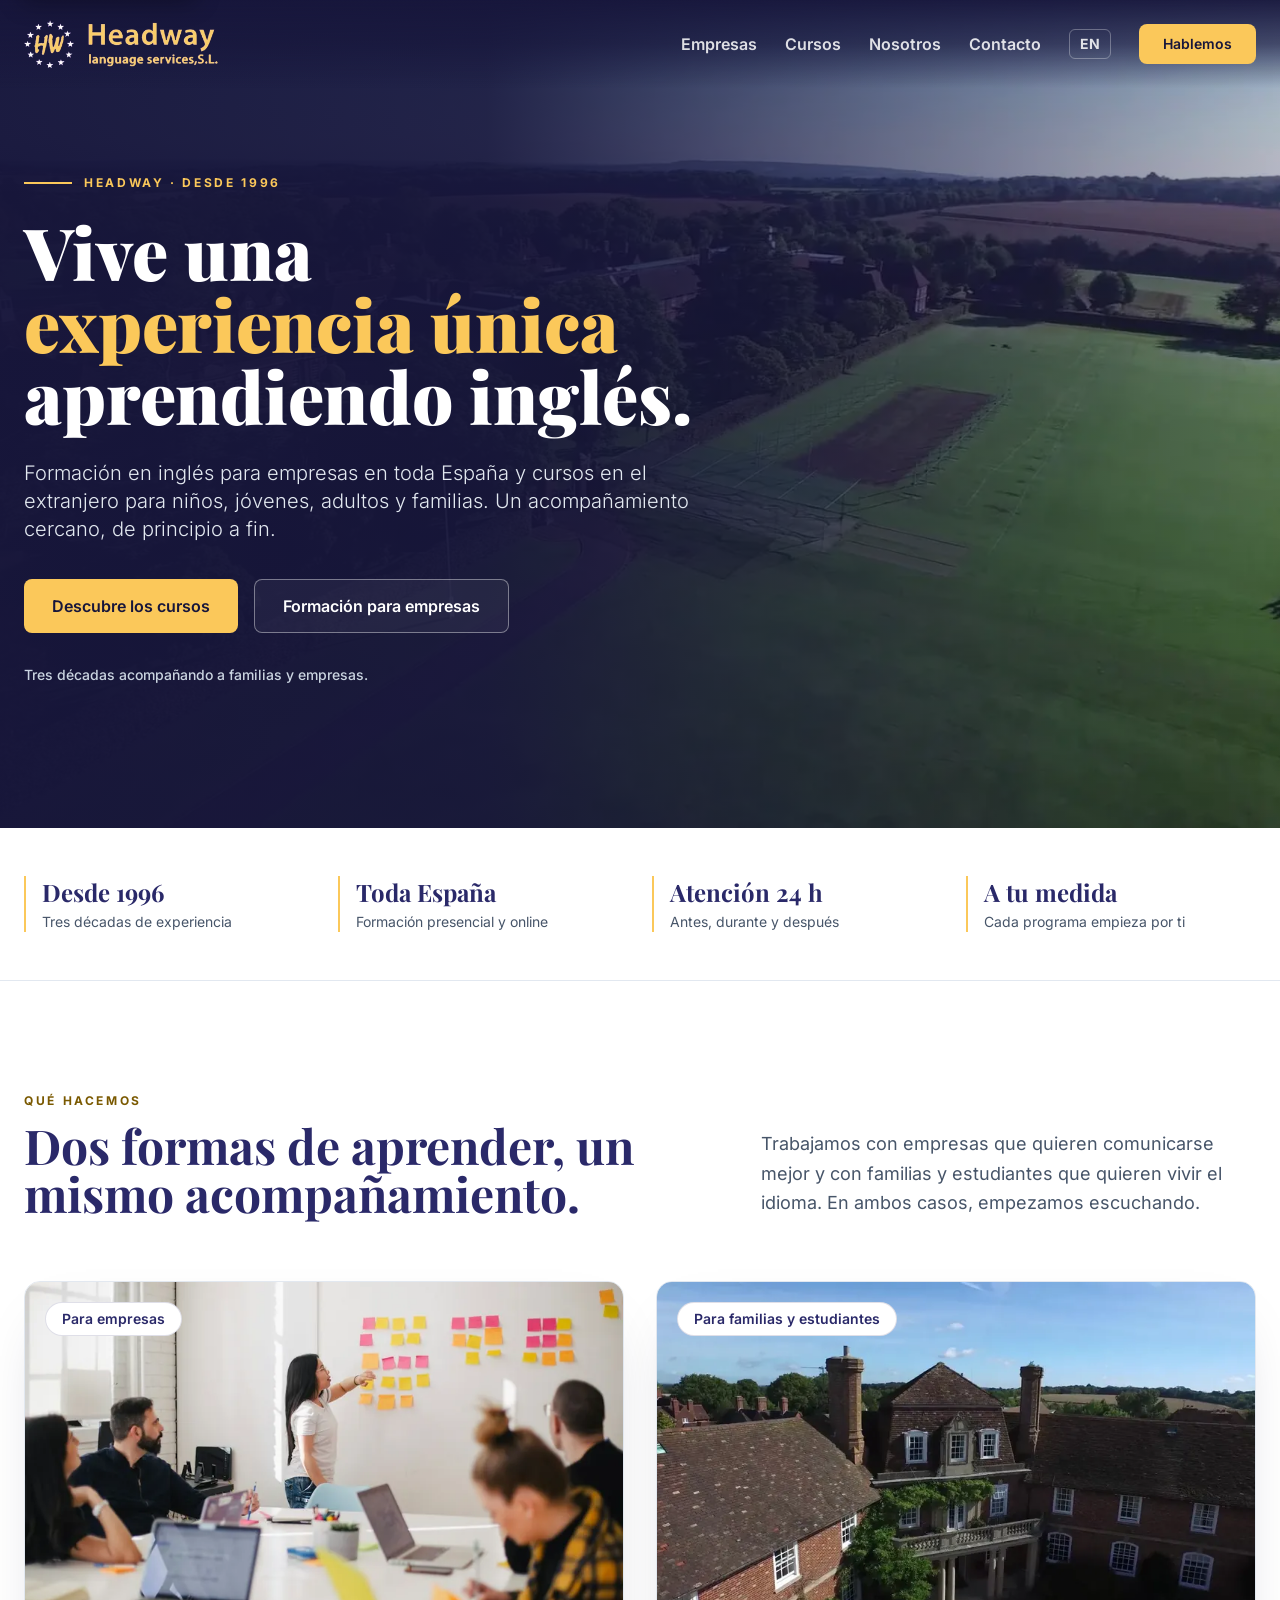
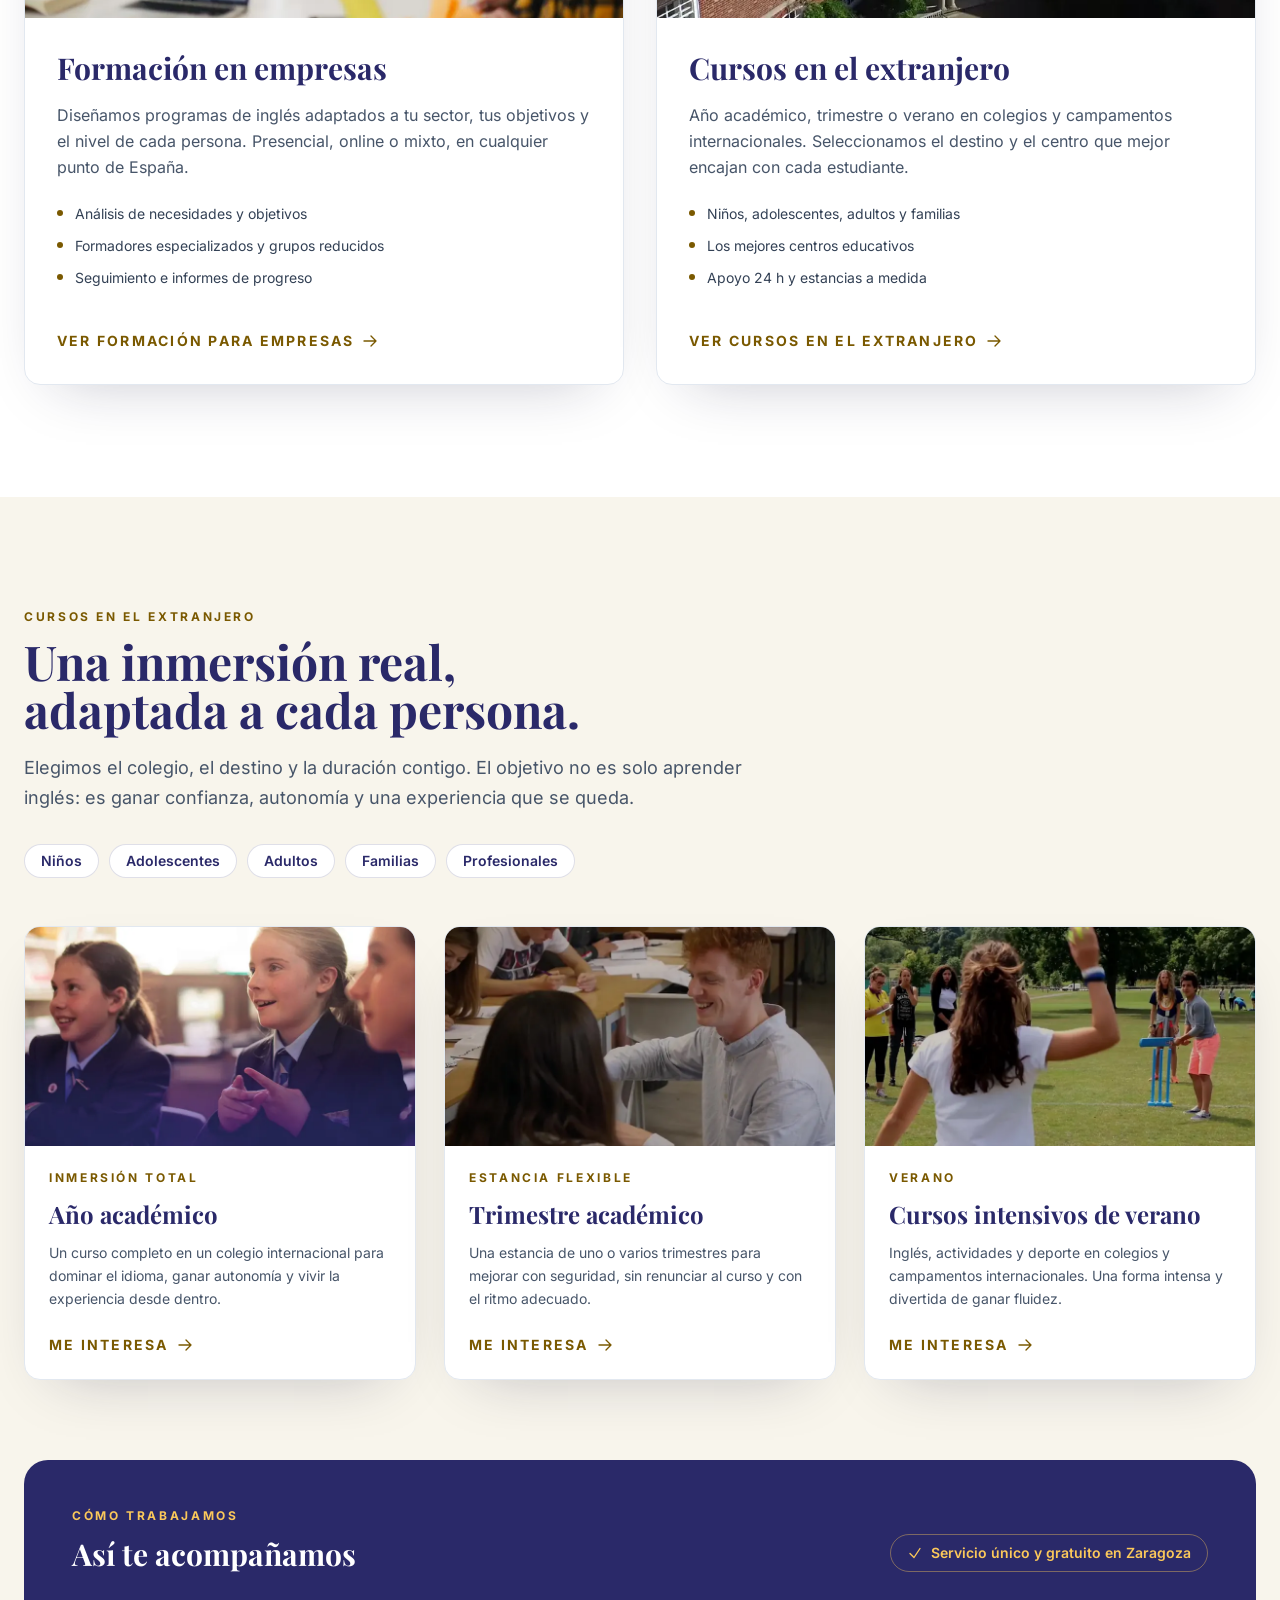
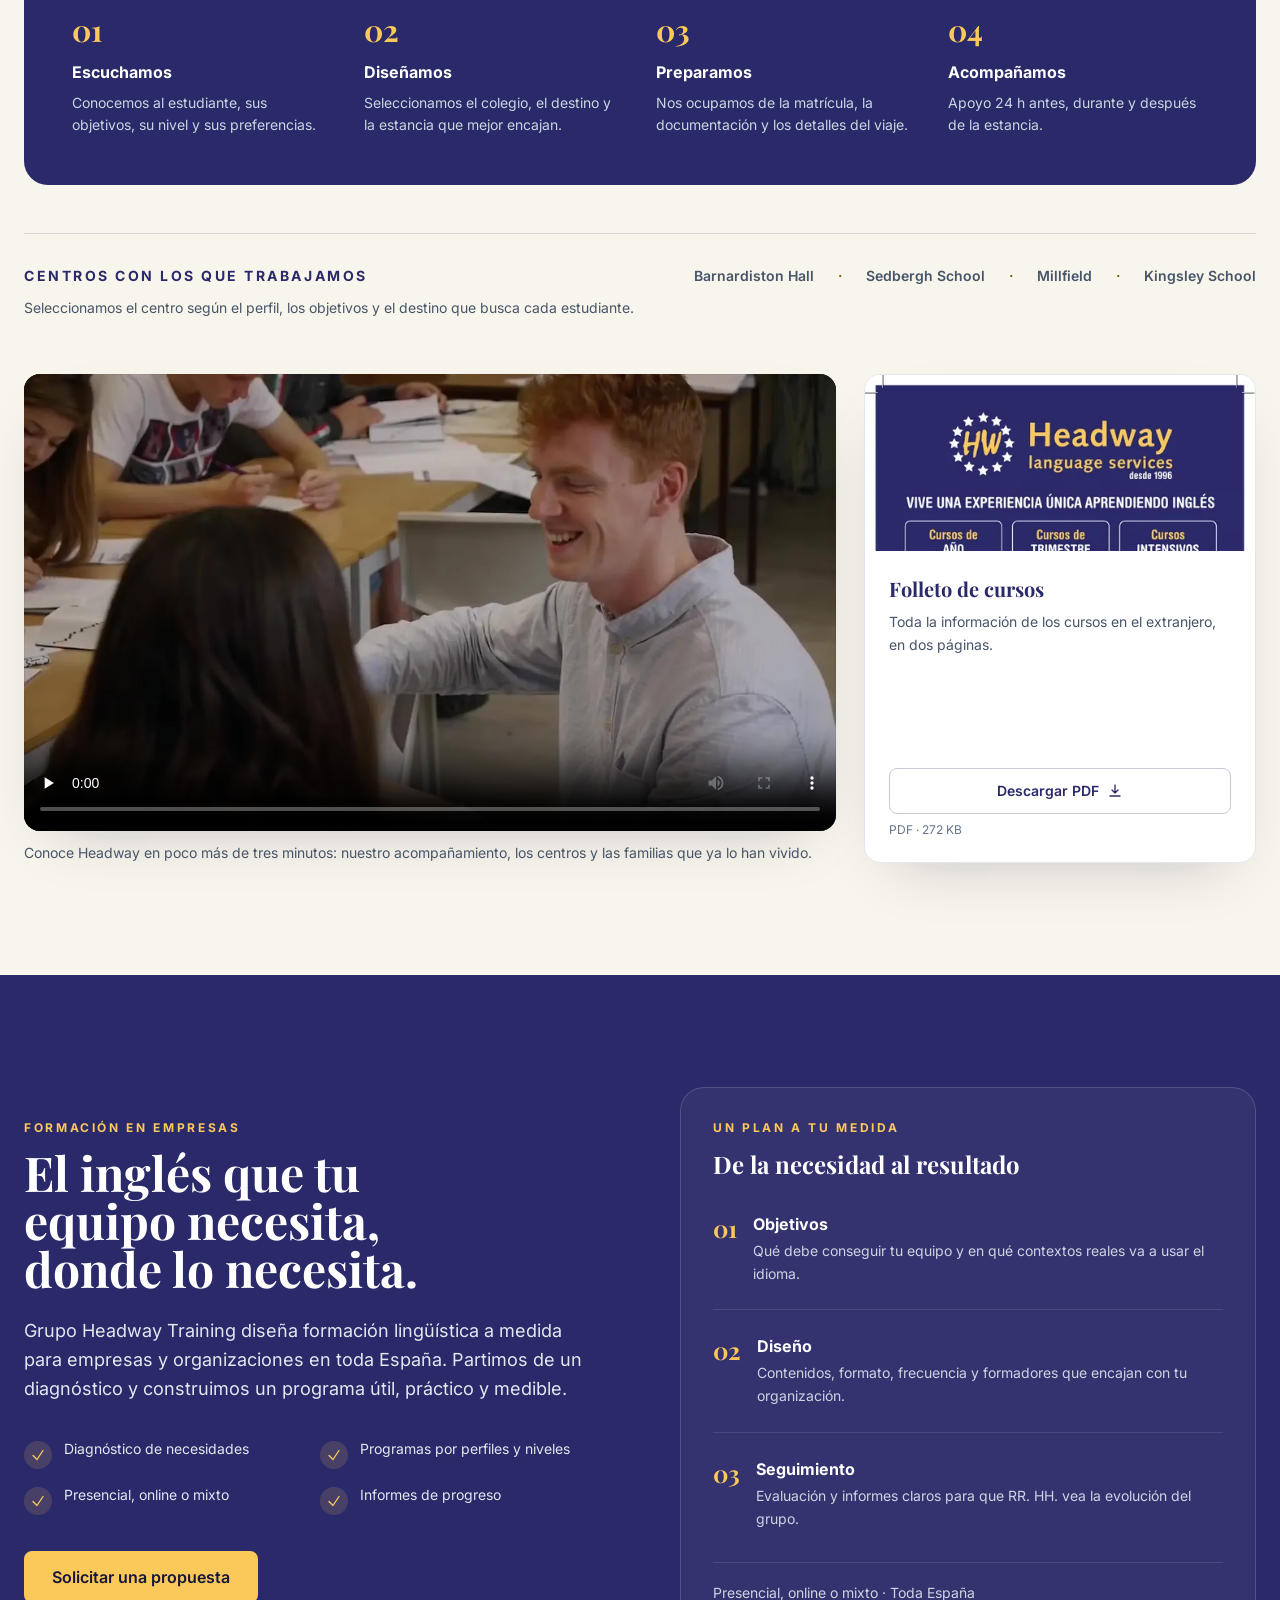
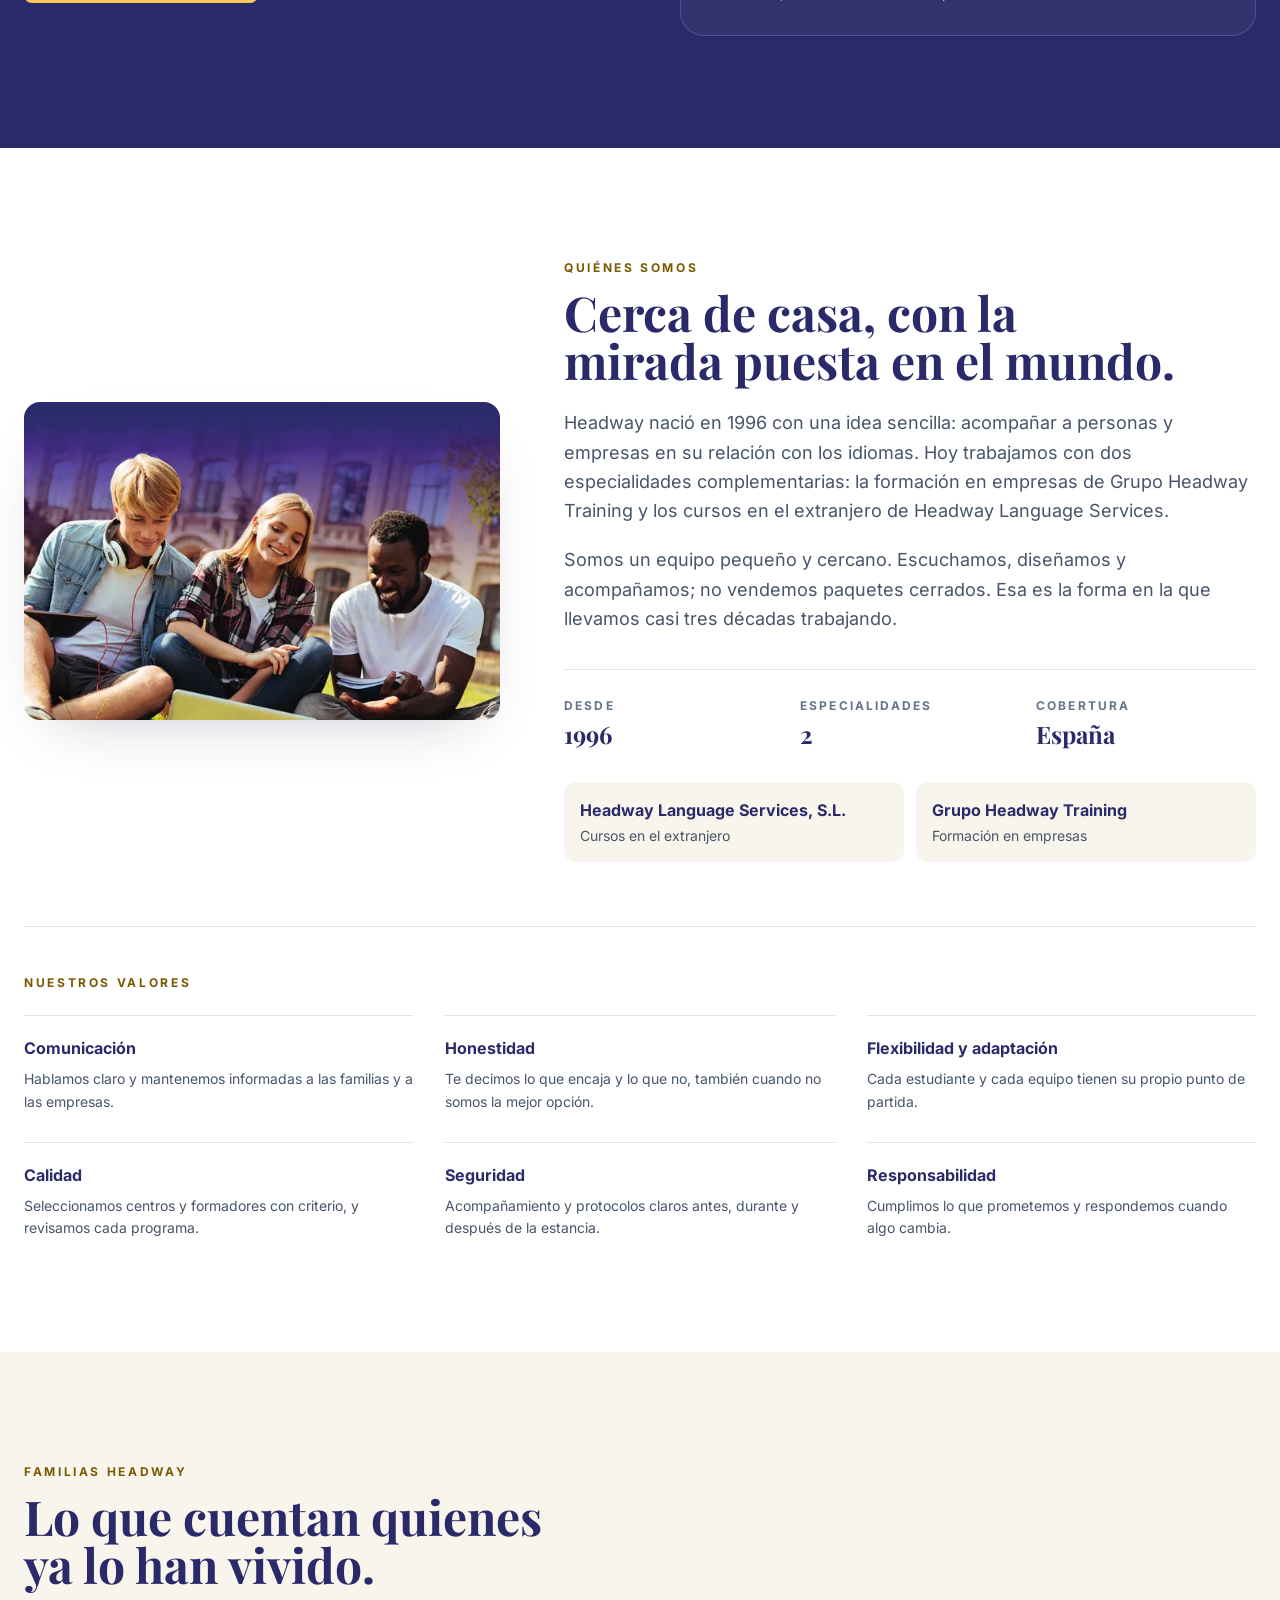
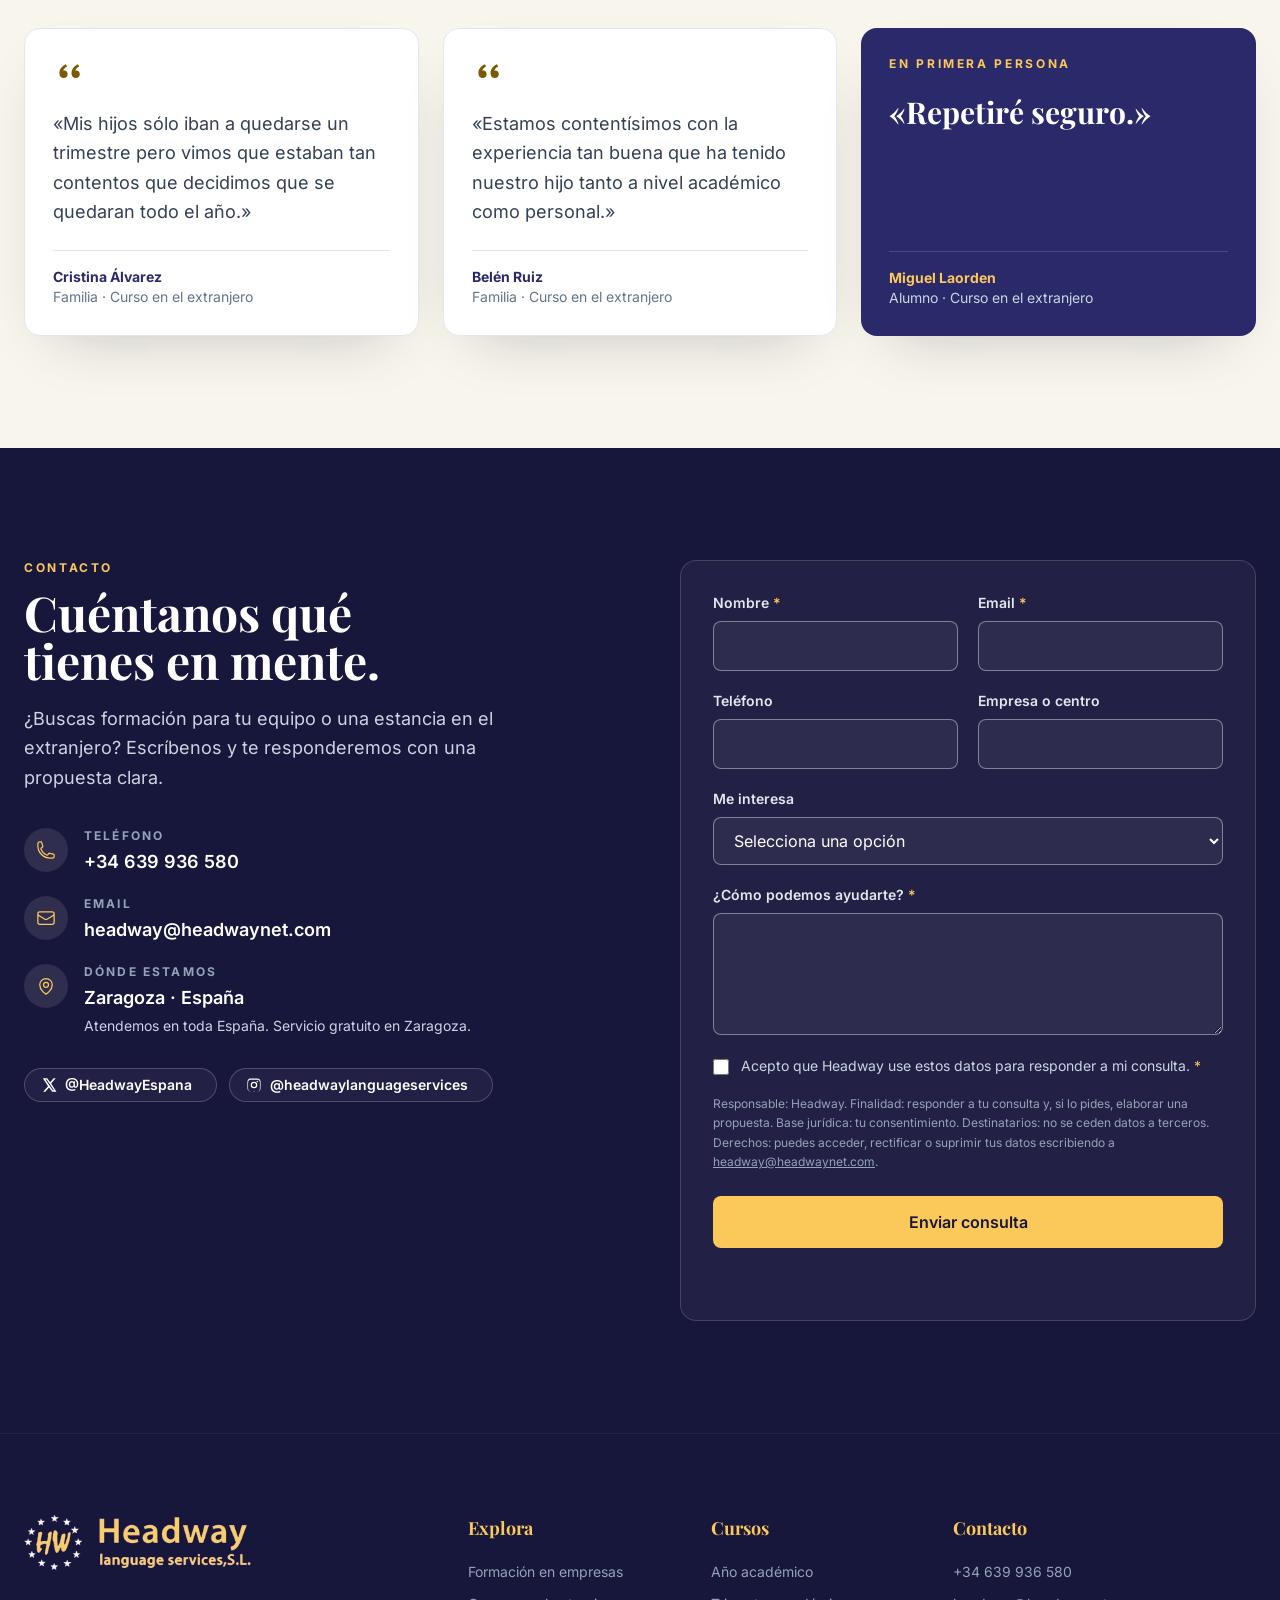
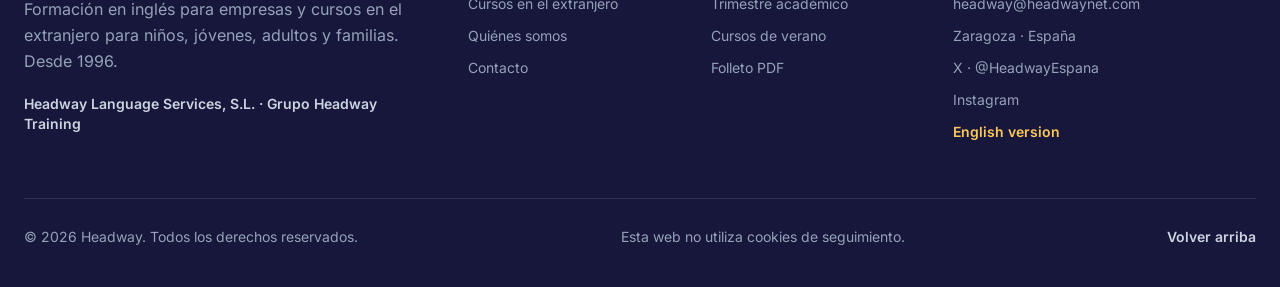
<file: index.html>
<!DOCTYPE html>
<html lang="es">
<head>
    <meta charset="UTF-8">
    <meta name="viewport" content="width=device-width, initial-scale=1">
    <title>Headway | Cursos de inglés en el extranjero y formación en empresas</title>
    <meta name="description" content="Cursos de inglés en el extranjero para niños, jóvenes, adultos y familias, y formación en empresas en toda España. Programas a medida desde 1996.">
    <meta name="theme-color" content="#2a2969">
    <meta name="color-scheme" content="light">

    <link rel="canonical" href="https://www.headwaynet.com/">
    <link rel="alternate" hreflang="es" href="https://www.headwaynet.com/">
    <link rel="alternate" hreflang="en" href="https://www.headwaynet.com/en/">
    <link rel="alternate" hreflang="x-default" href="https://www.headwaynet.com/">

    <meta property="og:type" content="website">
    <meta property="og:site_name" content="Headway">
    <meta property="og:title" content="Headway | Cursos de inglés en el extranjero y formación en empresas">
    <meta property="og:description" content="Cursos de inglés en el extranjero para niños, jóvenes, adultos y familias, y formación en empresas en toda España. Programas a medida desde 1996.">
    <meta property="og:url" content="https://www.headwaynet.com/">
    <meta property="og:image" content="https://www.headwaynet.com/assets/img/og-cover.jpg">
    <meta property="og:image:width" content="1200">
    <meta property="og:image:height" content="630">
    <meta property="og:locale" content="es_ES">
    <meta property="og:locale:alternate" content="en_GB">
    <meta name="twitter:card" content="summary_large_image">

    <link rel="icon" href="/favicon.ico" sizes="any">
    <link rel="icon" href="assets/favicon-32.png" sizes="32x32" type="image/png">
    <link rel="icon" href="assets/favicon.png" sizes="64x64" type="image/png">
    <link rel="apple-touch-icon" href="assets/apple-touch-icon.png">

    <link rel="preload" href="assets/fonts/inter-var-latin.woff2" as="font" type="font/woff2" crossorigin>
    <link rel="preload" href="assets/fonts/playfair-display-var-latin.woff2" as="font" type="font/woff2" crossorigin>
    <link rel="preload" as="image" href="assets/img/hero-1600.jpg" imagesrcset="assets/img/hero-800.webp 800w, assets/img/hero-1200.webp 1200w, assets/img/hero-1600.webp 1600w" imagesizes="100vw" fetchpriority="high">
    <link rel="stylesheet" href="assets/css/styles.css">

    <script type="application/ld+json">
    {
        "@context": "https://schema.org",
        "@type": "EducationalOrganization",
        "name": "Headway",
        "legalName": "Headway Language Services, S.L.",
        "url": "https://www.headwaynet.com/",
        "logo": "https://www.headwaynet.com/assets/img/logo-nav.webp",
        "description": "Formación en inglés para empresas y cursos en el extranjero para niños, jóvenes, adultos y familias.",
        "foundingDate": "1996",
        "email": "headway@headwaynet.com",
        "telephone": "+34639936580",
        "areaServed": {
            "@type": "Country",
            "name": "España"
        },
        "sameAs": [
            "https://x.com/HeadwayEspana",
            "https://www.instagram.com/headwaylanguageservices/"
        ]
    }
    </script>
</head>
<body class="bg-white text-slate-900">

    <a class="skip-link" href="#contenido">Saltar al contenido</a>

    <!-- Navegación -->
    <header>
        <nav id="navbar" aria-label="Principal" class="fixed inset-x-0 top-0 z-50">
            <div class="nav-scrim pointer-events-none absolute inset-0 -z-10 bg-gradient-to-b from-brand-ink/95 via-brand-ink/65 to-transparent" aria-hidden="true"></div>
            <div class="nav-inner mx-auto flex max-w-7xl items-center justify-between gap-4 px-5 sm:px-6">
                <a href="#inicio" class="flex shrink-0 items-center">
                    <img src="assets/img/logo-nav.webp" width="688" height="170" alt="Headway" class="h-11 w-auto sm:h-12">
                    <span class="sr-only">— ir al inicio</span>
                </a>

                <div class="hidden items-center gap-7 lg:flex">
                    <a href="#empresas" class="font-semibold text-white/85 transition-colors hover:text-brand-gold">Empresas</a>
                    <a href="#cursos" class="font-semibold text-white/85 transition-colors hover:text-brand-gold">Cursos</a>
                    <a href="#nosotros" class="font-semibold text-white/85 transition-colors hover:text-brand-gold">Nosotros</a>
                    <a href="#contacto" class="font-semibold text-white/85 transition-colors hover:text-brand-gold">Contacto</a>
                    <a href="en/" hreflang="en" lang="en" class="rounded-md border border-white/30 px-2.5 py-1 text-sm font-bold text-white/85 transition-colors hover:border-brand-gold hover:text-brand-gold" aria-label="View this page in English">EN</a>
                    <a href="#contacto" class="btn btn-gold px-6 py-2.5 text-sm">Hablemos</a>
                </div>

                <button type="button" class="p-2 -mr-2 text-white lg:hidden" id="menu-btn" aria-controls="mobile-menu" aria-expanded="false" aria-label="Abrir menú principal" data-label-open="Abrir menú principal" data-label-close="Cerrar menú principal">
                    <svg id="menu-icon-open" class="h-7 w-7" viewBox="0 0 24 24" fill="none" stroke="currentColor" stroke-width="1.5" stroke-linecap="round" aria-hidden="true" focusable="false">
                        <path d="M3.75 6.75h16.5M3.75 12h16.5m-16.5 5.25h16.5" />
                    </svg>
                    <svg id="menu-icon-close" class="h-7 w-7" viewBox="0 0 24 24" fill="none" stroke="currentColor" stroke-width="1.5" stroke-linecap="round" aria-hidden="true" focusable="false" hidden>
                        <path d="M6 18 18 6M6 6l12 12" />
                    </svg>
                </button>
            </div>

            <div id="mobile-menu" class="border-t border-white/10 bg-brand-ink/98 backdrop-blur-md lg:hidden" hidden>
                <div class="mx-auto flex max-w-7xl flex-col px-5 py-5 sm:px-6">
                    <a href="#empresas" class="border-b border-white/10 py-3 font-semibold text-white/90 transition-colors hover:text-brand-gold">Empresas</a>
                    <a href="#cursos" class="border-b border-white/10 py-3 font-semibold text-white/90 transition-colors hover:text-brand-gold">Cursos en el extranjero</a>
                    <a href="#nosotros" class="border-b border-white/10 py-3 font-semibold text-white/90 transition-colors hover:text-brand-gold">Nosotros</a>
                    <a href="#contacto" class="py-3 font-semibold text-white/90 transition-colors hover:text-brand-gold">Contacto</a>
                    <div class="mt-4 flex items-center gap-3">
                        <a href="#contacto" class="btn btn-gold flex-1 px-6 py-3 text-sm">Hablemos</a>
                        <a href="en/" hreflang="en" lang="en" class="rounded-md border border-white/30 px-4 py-3 text-sm font-bold text-white/90 transition-colors hover:border-brand-gold hover:text-brand-gold" aria-label="View this page in English">EN</a>
                    </div>
                </div>
            </div>
        </nav>
    </header>

    <main id="contenido" tabindex="-1">

        <!-- Portada -->
        <section id="inicio" class="hero relative flex items-center overflow-hidden bg-brand-ink pb-20 pt-28" aria-labelledby="hero-title">
            <div class="absolute inset-0 z-0">
                <picture>
                    <source type="image/webp" srcset="assets/img/hero-800.webp 800w, assets/img/hero-1200.webp 1200w, assets/img/hero-1600.webp 1600w" sizes="100vw">
                    <img src="assets/img/hero-1600.jpg" width="1600" height="900" alt="" fetchpriority="high" decoding="async" class="h-full w-full object-cover object-center">
                </picture>
                <div class="hero-gradient absolute inset-0 z-10"></div>
            </div>

            <div class="relative z-10 mx-auto w-full max-w-7xl px-5 sm:px-6">
                <div class="max-w-3xl">
                    <div class="mb-6 flex items-center gap-3">
                        <span class="h-0.5 w-12 bg-brand-gold" aria-hidden="true"></span>
                        <span class="eyebrow text-brand-gold">Headway · Desde 1996</span>
                    </div>
                    <h1 id="hero-title" class="font-display text-4xl font-black leading-[1.05] text-white text-balance sm:text-5xl md:text-6xl lg:text-7xl">
                        Vive una <span class="text-brand-gold">experiencia única</span> aprendiendo inglés.
                    </h1>
                    <p class="mt-7 max-w-2xl text-lg font-light leading-relaxed text-slate-200 sm:text-xl">
                        Formación en inglés para empresas en toda España y cursos en el extranjero para niños, jóvenes, adultos y familias. Un acompañamiento cercano, de principio a fin.
                    </p>
                    <div class="mt-9 flex flex-col gap-3 sm:flex-row sm:gap-4">
                        <a href="#cursos" class="btn btn-gold">Descubre los cursos</a>
                        <a href="#empresas" class="btn btn-ghost">Formación para empresas</a>
                    </div>
                    <p class="mt-8 text-sm font-medium text-slate-300">Tres décadas acompañando a familias y empresas.</p>
                </div>
            </div>
        </section>

        <!-- Datos de confianza -->
        <section class="border-b border-slate-200 bg-white" aria-label="Headway en breve">
            <div class="mx-auto grid max-w-7xl grid-cols-2 gap-x-6 gap-y-8 px-5 py-10 sm:px-6 lg:grid-cols-4 lg:py-12">
                <div class="border-l-2 border-brand-gold pl-4">
                    <p class="font-display text-2xl font-bold text-brand-navy">Desde 1996</p>
                    <p class="mt-1 text-sm text-slate-600">Tres décadas de experiencia</p>
                </div>
                <div class="border-l-2 border-brand-gold pl-4">
                    <p class="font-display text-2xl font-bold text-brand-navy">Toda España</p>
                    <p class="mt-1 text-sm text-slate-600">Formación presencial y online</p>
                </div>
                <div class="border-l-2 border-brand-gold pl-4">
                    <p class="font-display text-2xl font-bold text-brand-navy">Atención 24 h</p>
                    <p class="mt-1 text-sm text-slate-600">Antes, durante y después</p>
                </div>
                <div class="border-l-2 border-brand-gold pl-4">
                    <p class="font-display text-2xl font-bold text-brand-navy">A tu medida</p>
                    <p class="mt-1 text-sm text-slate-600">Cada programa empieza por ti</p>
                </div>
            </div>
        </section>

        <!-- Dos servicios -->
        <section id="servicios" class="bg-white py-20 md:py-28" aria-labelledby="servicios-title">
            <div class="mx-auto max-w-7xl px-5 sm:px-6">
                <div class="grid gap-8 lg:grid-cols-12 lg:items-end">
                    <div class="lg:col-span-7">
                        <p class="eyebrow text-brand-goldDeep">Qué hacemos</p>
                        <h2 id="servicios-title" class="mt-3 font-display text-3xl font-bold leading-tight text-brand-navy text-balance sm:text-4xl md:text-5xl">
                            Dos formas de aprender, un mismo acompañamiento.
                        </h2>
                    </div>
                    <div class="lg:col-span-5">
                        <p class="text-lg leading-relaxed text-slate-600">
                            Trabajamos con empresas que quieren comunicarse mejor y con familias y estudiantes que quieren vivir el idioma. En ambos casos, empezamos escuchando.
                        </p>
                    </div>
                </div>

                <div class="mt-12 grid gap-8 lg:mt-16 lg:grid-cols-2">
                    <article class="card group flex flex-col overflow-hidden">
                        <div class="relative aspect-video overflow-hidden bg-slate-100">
                            <picture>
                                <source type="image/webp" srcset="assets/img/training-400.webp 400w, assets/img/training-800.webp 800w" sizes="(min-width: 1024px) 50vw, 100vw">
                                <img src="assets/img/training-800.jpg" width="800" height="533" loading="lazy" decoding="async" alt="Equipo de empresa trabajando en una sesión de formación en inglés" class="img-zoom h-full w-full object-cover">
                            </picture>
                            <span class="absolute left-5 top-5 chip-light">Para empresas</span>
                        </div>
                        <div class="flex flex-1 flex-col p-6 sm:p-8">
                            <h3 class="font-display text-2xl font-bold text-brand-navy sm:text-3xl">Formación en empresas</h3>
                            <p class="mt-4 leading-relaxed text-slate-600">
                                Diseñamos programas de inglés adaptados a tu sector, tus objetivos y el nivel de cada persona. Presencial, online o mixto, en cualquier punto de España.
                            </p>
                            <ul class="mt-6 space-y-3 text-sm text-slate-700">
                                <li class="flex gap-3"><span class="mt-1.5 h-1.5 w-1.5 shrink-0 rounded-full bg-brand-goldDeep" aria-hidden="true"></span>Análisis de necesidades y objetivos</li>
                                <li class="flex gap-3"><span class="mt-1.5 h-1.5 w-1.5 shrink-0 rounded-full bg-brand-goldDeep" aria-hidden="true"></span>Formadores especializados y grupos reducidos</li>
                                <li class="flex gap-3"><span class="mt-1.5 h-1.5 w-1.5 shrink-0 rounded-full bg-brand-goldDeep" aria-hidden="true"></span>Seguimiento e informes de progreso</li>
                            </ul>
                            <div class="mt-8 pt-2">
                                <a href="#empresas" class="link-arrow">
                                    Ver formación para empresas
                                    <svg class="h-4 w-4" viewBox="0 0 24 24" fill="none" stroke="currentColor" stroke-width="2" stroke-linecap="round" stroke-linejoin="round" aria-hidden="true" focusable="false"><path d="M13.5 4.5 21 12m0 0-7.5 7.5M21 12H3" /></svg>
                                </a>
                            </div>
                        </div>
                    </article>

                    <article class="card group flex flex-col overflow-hidden">
                        <div class="relative aspect-video overflow-hidden bg-slate-100">
                            <picture>
                                <source type="image/webp" srcset="assets/img/course-abroad-400.webp 400w, assets/img/course-abroad-800.webp 800w" sizes="(min-width: 1024px) 50vw, 100vw">
                                <img src="assets/img/course-abroad-800.jpg" width="800" height="450" loading="lazy" decoding="async" alt="Edificio histórico de un colegio internacional en el Reino Unido" class="img-zoom h-full w-full object-cover">
                            </picture>
                            <span class="absolute left-5 top-5 chip-light">Para familias y estudiantes</span>
                        </div>
                        <div class="flex flex-1 flex-col p-6 sm:p-8">
                            <h3 class="font-display text-2xl font-bold text-brand-navy sm:text-3xl">Cursos en el extranjero</h3>
                            <p class="mt-4 leading-relaxed text-slate-600">
                                Año académico, trimestre o verano en colegios y campamentos internacionales. Seleccionamos el destino y el centro que mejor encajan con cada estudiante.
                            </p>
                            <ul class="mt-6 space-y-3 text-sm text-slate-700">
                                <li class="flex gap-3"><span class="mt-1.5 h-1.5 w-1.5 shrink-0 rounded-full bg-brand-goldDeep" aria-hidden="true"></span>Niños, adolescentes, adultos y familias</li>
                                <li class="flex gap-3"><span class="mt-1.5 h-1.5 w-1.5 shrink-0 rounded-full bg-brand-goldDeep" aria-hidden="true"></span>Los mejores centros educativos</li>
                                <li class="flex gap-3"><span class="mt-1.5 h-1.5 w-1.5 shrink-0 rounded-full bg-brand-goldDeep" aria-hidden="true"></span>Apoyo 24 h y estancias a medida</li>
                            </ul>
                            <div class="mt-8 pt-2">
                                <a href="#cursos" class="link-arrow">
                                    Ver cursos en el extranjero
                                    <svg class="h-4 w-4" viewBox="0 0 24 24" fill="none" stroke="currentColor" stroke-width="2" stroke-linecap="round" stroke-linejoin="round" aria-hidden="true" focusable="false"><path d="M13.5 4.5 21 12m0 0-7.5 7.5M21 12H3" /></svg>
                                </a>
                            </div>
                        </div>
                    </article>
                </div>
            </div>
        </section>

        <!-- Cursos en el extranjero -->
        <section id="cursos" class="bg-brand-cream py-20 md:py-28" aria-labelledby="cursos-title">
            <div class="mx-auto max-w-7xl px-5 sm:px-6">
                <div class="max-w-3xl">
                    <p class="eyebrow text-brand-goldDeep">Cursos en el extranjero</p>
                    <h2 id="cursos-title" class="mt-3 font-display text-3xl font-bold leading-tight text-brand-navy text-balance sm:text-4xl md:text-5xl">
                        Una inmersión real, adaptada a cada persona.
                    </h2>
                    <p class="mt-5 text-lg leading-relaxed text-slate-600">
                        Elegimos el colegio, el destino y la duración contigo. El objetivo no es solo aprender inglés: es ganar confianza, autonomía y una experiencia que se queda.
                    </p>
                </div>

                <ul class="mt-8 flex flex-wrap gap-2.5" aria-label="A quién van dirigidos los cursos">
                    <li class="chip-light">Niños</li>
                    <li class="chip-light">Adolescentes</li>
                    <li class="chip-light">Adultos</li>
                    <li class="chip-light">Familias</li>
                    <li class="chip-light">Profesionales</li>
                </ul>

                <div class="mt-12 grid gap-7 md:grid-cols-3">
                    <article class="card group flex flex-col overflow-hidden">
                        <div class="aspect-video overflow-hidden bg-slate-100">
                            <picture>
                                <source type="image/webp" srcset="assets/img/course-year-400.webp 400w, assets/img/course-year-800.webp 800w" sizes="(min-width: 768px) 33vw, 100vw">
                                <img src="assets/img/course-year-800.jpg" width="800" height="450" loading="lazy" decoding="async" alt="Alumnas siguiendo una clase en un colegio internacional" class="img-zoom h-full w-full object-cover">
                            </picture>
                        </div>
                        <div class="flex flex-1 flex-col p-6">
                            <p class="eyebrow text-brand-goldDeep">Inmersión total</p>
                            <h3 class="mt-3 font-display text-2xl font-bold text-brand-navy">Año académico</h3>
                            <p class="mt-3 flex-1 text-sm leading-relaxed text-slate-600">
                                Un curso completo en un colegio internacional para dominar el idioma, ganar autonomía y vivir la experiencia desde dentro.
                            </p>
                            <a href="#contacto" class="link-arrow mt-6">
                                Me interesa
                                <svg class="h-4 w-4" viewBox="0 0 24 24" fill="none" stroke="currentColor" stroke-width="2" stroke-linecap="round" stroke-linejoin="round" aria-hidden="true" focusable="false"><path d="M13.5 4.5 21 12m0 0-7.5 7.5M21 12H3" /></svg>
                            </a>
                        </div>
                    </article>

                    <article class="card group flex flex-col overflow-hidden">
                        <div class="aspect-video overflow-hidden bg-slate-100">
                            <picture>
                                <source type="image/webp" srcset="assets/img/course-term-400.webp 400w, assets/img/course-term-800.webp 800w" sizes="(min-width: 768px) 33vw, 100vw">
                                <img src="assets/img/course-term-800.jpg" width="800" height="450" loading="lazy" decoding="async" alt="Profesor y alumna conversando durante una clase de inglés" class="img-zoom h-full w-full object-cover">
                            </picture>
                        </div>
                        <div class="flex flex-1 flex-col p-6">
                            <p class="eyebrow text-brand-goldDeep">Estancia flexible</p>
                            <h3 class="mt-3 font-display text-2xl font-bold text-brand-navy">Trimestre académico</h3>
                            <p class="mt-3 flex-1 text-sm leading-relaxed text-slate-600">
                                Una estancia de uno o varios trimestres para mejorar con seguridad, sin renunciar al curso y con el ritmo adecuado.
                            </p>
                            <a href="#contacto" class="link-arrow mt-6">
                                Me interesa
                                <svg class="h-4 w-4" viewBox="0 0 24 24" fill="none" stroke="currentColor" stroke-width="2" stroke-linecap="round" stroke-linejoin="round" aria-hidden="true" focusable="false"><path d="M13.5 4.5 21 12m0 0-7.5 7.5M21 12H3" /></svg>
                            </a>
                        </div>
                    </article>

                    <article class="card group flex flex-col overflow-hidden">
                        <div class="aspect-video overflow-hidden bg-slate-100">
                            <picture>
                                <source type="image/webp" srcset="assets/img/course-summer-400.webp 400w, assets/img/course-summer-800.webp 800w" sizes="(min-width: 768px) 33vw, 100vw">
                                <img src="assets/img/course-summer-800.jpg" width="800" height="450" loading="lazy" decoding="async" alt="Estudiantes jugando en el jardín de un colegio internacional" class="img-zoom h-full w-full object-cover">
                            </picture>
                        </div>
                        <div class="flex flex-1 flex-col p-6">
                            <p class="eyebrow text-brand-goldDeep">Verano</p>
                            <h3 class="mt-3 font-display text-2xl font-bold text-brand-navy">Cursos intensivos de verano</h3>
                            <p class="mt-3 flex-1 text-sm leading-relaxed text-slate-600">
                                Inglés, actividades y deporte en colegios y campamentos internacionales. Una forma intensa y divertida de ganar fluidez.
                            </p>
                            <a href="#contacto" class="link-arrow mt-6">
                                Me interesa
                                <svg class="h-4 w-4" viewBox="0 0 24 24" fill="none" stroke="currentColor" stroke-width="2" stroke-linecap="round" stroke-linejoin="round" aria-hidden="true" focusable="false"><path d="M13.5 4.5 21 12m0 0-7.5 7.5M21 12H3" /></svg>
                            </a>
                        </div>
                    </article>
                </div>

                <!-- Proceso -->
                <div class="mt-16 rounded-3xl bg-brand-navy px-6 py-10 text-white sm:px-10 lg:mt-20 lg:px-12 lg:py-12">
                    <div class="flex flex-col gap-4 sm:flex-row sm:items-end sm:justify-between">
                        <div>
                            <p class="eyebrow text-brand-gold">Cómo trabajamos</p>
                            <h3 class="mt-3 font-display text-2xl font-bold sm:text-3xl">Así te acompañamos</h3>
                        </div>
                        <p class="inline-flex w-fit items-center gap-2 rounded-full border border-brand-gold/40 px-4 py-2 text-sm font-semibold text-brand-gold">
                            <svg class="h-4 w-4" viewBox="0 0 24 24" fill="none" stroke="currentColor" stroke-width="2" stroke-linecap="round" stroke-linejoin="round" aria-hidden="true" focusable="false"><path d="m4.5 12.75 6 6 9-13.5" /></svg>
                            Servicio único y gratuito en Zaragoza
                        </p>
                    </div>

                    <ol class="mt-10 grid gap-8 sm:grid-cols-2 lg:grid-cols-4">
                        <li>
                            <span class="font-display text-3xl font-bold text-brand-gold">01</span>
                            <h4 class="mt-3 font-bold">Escuchamos</h4>
                            <p class="mt-2 text-sm leading-relaxed text-slate-300">Conocemos al estudiante, sus objetivos, su nivel y sus preferencias.</p>
                        </li>
                        <li>
                            <span class="font-display text-3xl font-bold text-brand-gold">02</span>
                            <h4 class="mt-3 font-bold">Diseñamos</h4>
                            <p class="mt-2 text-sm leading-relaxed text-slate-300">Seleccionamos el colegio, el destino y la estancia que mejor encajan.</p>
                        </li>
                        <li>
                            <span class="font-display text-3xl font-bold text-brand-gold">03</span>
                            <h4 class="mt-3 font-bold">Preparamos</h4>
                            <p class="mt-2 text-sm leading-relaxed text-slate-300">Nos ocupamos de la matrícula, la documentación y los detalles del viaje.</p>
                        </li>
                        <li>
                            <span class="font-display text-3xl font-bold text-brand-gold">04</span>
                            <h4 class="mt-3 font-bold">Acompañamos</h4>
                            <p class="mt-2 text-sm leading-relaxed text-slate-300">Apoyo 24 h antes, durante y después de la estancia.</p>
                        </li>
                    </ol>
                </div>

                <!-- Colegios -->
                <div class="mt-12 flex flex-col gap-4 border-t border-brand-navy/15 pt-8 sm:flex-row sm:items-center sm:justify-between">
                    <p class="text-sm font-bold uppercase tracking-[0.18em] text-brand-navy">Centros con los que trabajamos</p>
                    <ul class="flex flex-wrap items-center gap-x-6 gap-y-2 text-sm font-semibold text-slate-600" aria-label="Colegios internacionales">
                        <li>Barnardiston Hall</li>
                        <li aria-hidden="true" class="text-brand-goldDeep">·</li>
                        <li>Sedbergh School</li>
                        <li aria-hidden="true" class="text-brand-goldDeep">·</li>
                        <li>Millfield</li>
                        <li aria-hidden="true" class="text-brand-goldDeep">·</li>
                        <li>Kingsley School</li>
                    </ul>
                </div>
                <p class="mt-3 text-sm text-slate-600">Seleccionamos el centro según el perfil, los objetivos y el destino que busca cada estudiante.</p>

                <!-- Vídeo y folleto -->
                <div class="mt-14 grid gap-7 lg:grid-cols-3">
                    <div class="lg:col-span-2">
                        <div class="overflow-hidden rounded-2xl bg-brand-ink shadow-card">
                            <video class="aspect-video w-full" controls preload="none" playsinline width="1280" height="720" poster="assets/img/video-poster.webp">
                                <source src="assets/video/headway-promo-720.mp4" type="video/mp4">
                                Tu navegador no admite vídeo.
                                <a href="assets/video/headway-promo-720.mp4" class="text-brand-gold underline">Descarga el vídeo</a>.
                            </video>
                        </div>
                        <p class="mt-3 text-sm text-slate-600">Conoce Headway en poco más de tres minutos: nuestro acompañamiento, los centros y las familias que ya lo han vivido.</p>
                    </div>

                    <div class="card flex flex-col overflow-hidden">
                        <img src="assets/img/brochure-cover.webp" width="480" height="663" loading="lazy" decoding="async" alt="Portada del folleto de Headway con los cursos de año académico, trimestre y verano" class="h-44 w-full object-cover object-top">
                        <div class="flex flex-1 flex-col p-6">
                            <h3 class="font-display text-xl font-bold text-brand-navy">Folleto de cursos</h3>
                            <p class="mt-2 flex-1 text-sm leading-relaxed text-slate-600">Toda la información de los cursos en el extranjero, en dos páginas.</p>
                            <a href="assets/docs/headway-folleto-2024.pdf" class="btn btn-outline mt-5 px-5 py-3 text-sm" target="_blank" rel="noopener" download>
                                Descargar PDF
                                <span class="sr-only">(se abre en una pestaña nueva)</span>
                                <svg class="h-4 w-4" viewBox="0 0 24 24" fill="none" stroke="currentColor" stroke-width="2" stroke-linecap="round" stroke-linejoin="round" aria-hidden="true" focusable="false"><path d="M12 3v12m0 0 4.5-4.5M12 15l-4.5-4.5M4.5 19.5h15" /></svg>
                            </a>
                            <p class="mt-2 text-xs text-slate-500">PDF · 272 KB</p>
                        </div>
                    </div>
                </div>
            </div>
        </section>

        <!-- Empresas -->
        <section id="empresas" class="bg-brand-navy py-20 text-white md:py-28" aria-labelledby="empresas-title">
            <div class="mx-auto grid max-w-7xl gap-12 px-5 sm:px-6 lg:grid-cols-2 lg:items-center lg:gap-20">
                <div>
                    <p class="eyebrow text-brand-gold">Formación en empresas</p>
                    <h2 id="empresas-title" class="mt-3 font-display text-3xl font-bold leading-tight text-balance sm:text-4xl md:text-5xl">
                        El inglés que tu equipo necesita, donde lo necesita.
                    </h2>
                    <p class="mt-6 text-lg leading-relaxed text-slate-200">
                        Grupo Headway Training diseña formación lingüística a medida para empresas y organizaciones en toda España. Partimos de un diagnóstico y construimos un programa útil, práctico y medible.
                    </p>

                    <ul class="mt-9 grid gap-4 sm:grid-cols-2">
                        <li class="flex gap-3"><span class="mt-0.5 flex h-7 w-7 shrink-0 items-center justify-center rounded-full bg-brand-gold/15 text-brand-gold"><svg class="h-4 w-4" viewBox="0 0 24 24" fill="none" stroke="currentColor" stroke-width="2" stroke-linecap="round" stroke-linejoin="round" aria-hidden="true" focusable="false"><path d="m4.5 12.75 6 6 9-13.5" /></svg></span><span class="text-sm text-slate-200">Diagnóstico de necesidades</span></li>
                        <li class="flex gap-3"><span class="mt-0.5 flex h-7 w-7 shrink-0 items-center justify-center rounded-full bg-brand-gold/15 text-brand-gold"><svg class="h-4 w-4" viewBox="0 0 24 24" fill="none" stroke="currentColor" stroke-width="2" stroke-linecap="round" stroke-linejoin="round" aria-hidden="true" focusable="false"><path d="m4.5 12.75 6 6 9-13.5" /></svg></span><span class="text-sm text-slate-200">Programas por perfiles y niveles</span></li>
                        <li class="flex gap-3"><span class="mt-0.5 flex h-7 w-7 shrink-0 items-center justify-center rounded-full bg-brand-gold/15 text-brand-gold"><svg class="h-4 w-4" viewBox="0 0 24 24" fill="none" stroke="currentColor" stroke-width="2" stroke-linecap="round" stroke-linejoin="round" aria-hidden="true" focusable="false"><path d="m4.5 12.75 6 6 9-13.5" /></svg></span><span class="text-sm text-slate-200">Presencial, online o mixto</span></li>
                        <li class="flex gap-3"><span class="mt-0.5 flex h-7 w-7 shrink-0 items-center justify-center rounded-full bg-brand-gold/15 text-brand-gold"><svg class="h-4 w-4" viewBox="0 0 24 24" fill="none" stroke="currentColor" stroke-width="2" stroke-linecap="round" stroke-linejoin="round" aria-hidden="true" focusable="false"><path d="m4.5 12.75 6 6 9-13.5" /></svg></span><span class="text-sm text-slate-200">Informes de progreso</span></li>
                    </ul>

                    <div class="mt-9">
                        <a href="#contacto" class="btn btn-gold">Solicitar una propuesta</a>
                    </div>
                </div>

                <div class="rounded-3xl border border-white/15 bg-white/5 p-6 backdrop-blur-sm sm:p-8">
                    <p class="eyebrow text-brand-gold">Un plan a tu medida</p>
                    <h3 class="mt-3 font-display text-2xl font-bold">De la necesidad al resultado</h3>
                    <dl class="mt-8 space-y-6">
                        <div class="flex gap-4 border-b border-white/10 pb-6">
                            <dt class="font-display text-2xl font-bold text-brand-gold">01</dt>
                            <dd>
                                <p class="font-bold">Objetivos</p>
                                <p class="mt-1 text-sm leading-relaxed text-slate-300">Qué debe conseguir tu equipo y en qué contextos reales va a usar el idioma.</p>
                            </dd>
                        </div>
                        <div class="flex gap-4 border-b border-white/10 pb-6">
                            <dt class="font-display text-2xl font-bold text-brand-gold">02</dt>
                            <dd>
                                <p class="font-bold">Diseño</p>
                                <p class="mt-1 text-sm leading-relaxed text-slate-300">Contenidos, formato, frecuencia y formadores que encajan con tu organización.</p>
                            </dd>
                        </div>
                        <div class="flex gap-4">
                            <dt class="font-display text-2xl font-bold text-brand-gold">03</dt>
                            <dd>
                                <p class="font-bold">Seguimiento</p>
                                <p class="mt-1 text-sm leading-relaxed text-slate-300">Evaluación y informes claros para que RR. HH. vea la evolución del grupo.</p>
                            </dd>
                        </div>
                    </dl>
                    <p class="mt-8 border-t border-white/10 pt-5 text-sm text-slate-300">Presencial, online o mixto · Toda España</p>
                </div>
            </div>
        </section>

        <!-- Nosotros -->
        <section id="nosotros" class="bg-white py-20 md:py-28" aria-labelledby="nosotros-title">
            <div class="mx-auto max-w-7xl px-5 sm:px-6">
                <div class="grid gap-12 lg:grid-cols-12 lg:items-center lg:gap-16">
                    <div class="lg:col-span-5">
                        <img src="assets/img/about-students-600.webp" srcset="assets/img/about-students-600.webp 600w, assets/img/about-students-1200.webp 1200w" sizes="(min-width: 1024px) 40vw, 100vw" width="1200" height="800" loading="lazy" decoding="async" alt="Tres estudiantes conversando en el jardín de un centro educativo" class="w-full rounded-2xl object-cover shadow-card">
                    </div>
                    <div class="lg:col-span-7">
                        <p class="eyebrow text-brand-goldDeep">Quiénes somos</p>
                        <h2 id="nosotros-title" class="mt-3 font-display text-3xl font-bold leading-tight text-brand-navy text-balance sm:text-4xl md:text-5xl">
                            Cerca de casa, con la mirada puesta en el mundo.
                        </h2>
                        <div class="mt-6 space-y-5 text-lg leading-relaxed text-slate-600">
                            <p>Headway nació en 1996 con una idea sencilla: acompañar a personas y empresas en su relación con los idiomas. Hoy trabajamos con dos especialidades complementarias: la formación en empresas de Grupo Headway Training y los cursos en el extranjero de Headway Language Services.</p>
                            <p>Somos un equipo pequeño y cercano. Escuchamos, diseñamos y acompañamos; no vendemos paquetes cerrados. Esa es la forma en la que llevamos casi tres décadas trabajando.</p>
                        </div>

                        <dl class="mt-9 grid grid-cols-3 gap-4 border-t border-slate-200 pt-7">
                            <div>
                                <dt class="text-xs font-bold uppercase tracking-[0.18em] text-slate-500">Desde</dt>
                                <dd class="mt-1 font-display text-2xl font-bold text-brand-navy">1996</dd>
                            </div>
                            <div>
                                <dt class="text-xs font-bold uppercase tracking-[0.18em] text-slate-500">Especialidades</dt>
                                <dd class="mt-1 font-display text-2xl font-bold text-brand-navy">2</dd>
                            </div>
                            <div>
                                <dt class="text-xs font-bold uppercase tracking-[0.18em] text-slate-500">Cobertura</dt>
                                <dd class="mt-1 font-display text-2xl font-bold text-brand-navy">España</dd>
                            </div>
                        </dl>

                        <div class="mt-8 grid gap-3 sm:grid-cols-2">
                            <div class="rounded-xl bg-brand-cream p-4">
                                <p class="font-bold text-brand-navy">Headway Language Services, S.L.</p>
                                <p class="mt-1 text-sm text-slate-600">Cursos en el extranjero</p>
                            </div>
                            <div class="rounded-xl bg-brand-cream p-4">
                                <p class="font-bold text-brand-navy">Grupo Headway Training</p>
                                <p class="mt-1 text-sm text-slate-600">Formación en empresas</p>
                            </div>
                        </div>
                    </div>
                </div>

                <div class="mt-16 border-t border-slate-200 pt-12">
                    <p class="eyebrow text-brand-goldDeep">Nuestros valores</p>
                    <div class="mt-6 grid gap-x-8 gap-y-7 sm:grid-cols-2 lg:grid-cols-3">
                        <div class="value-item">
                            <h3 class="font-bold text-brand-navy">Comunicación</h3>
                            <p class="mt-2 text-sm leading-relaxed text-slate-600">Hablamos claro y mantenemos informadas a las familias y a las empresas.</p>
                        </div>
                        <div class="value-item">
                            <h3 class="font-bold text-brand-navy">Honestidad</h3>
                            <p class="mt-2 text-sm leading-relaxed text-slate-600">Te decimos lo que encaja y lo que no, también cuando no somos la mejor opción.</p>
                        </div>
                        <div class="value-item">
                            <h3 class="font-bold text-brand-navy">Flexibilidad y adaptación</h3>
                            <p class="mt-2 text-sm leading-relaxed text-slate-600">Cada estudiante y cada equipo tienen su propio punto de partida.</p>
                        </div>
                        <div class="value-item">
                            <h3 class="font-bold text-brand-navy">Calidad</h3>
                            <p class="mt-2 text-sm leading-relaxed text-slate-600">Seleccionamos centros y formadores con criterio, y revisamos cada programa.</p>
                        </div>
                        <div class="value-item">
                            <h3 class="font-bold text-brand-navy">Seguridad</h3>
                            <p class="mt-2 text-sm leading-relaxed text-slate-600">Acompañamiento y protocolos claros antes, durante y después de la estancia.</p>
                        </div>
                        <div class="value-item">
                            <h3 class="font-bold text-brand-navy">Responsabilidad</h3>
                            <p class="mt-2 text-sm leading-relaxed text-slate-600">Cumplimos lo que prometemos y respondemos cuando algo cambia.</p>
                        </div>
                    </div>
                </div>
            </div>
        </section>

        <!-- Testimonios -->
        <section class="bg-brand-cream py-20 md:py-28" aria-labelledby="testimonios-title">
            <div class="mx-auto max-w-7xl px-5 sm:px-6">
                <div class="max-w-3xl">
                    <p class="eyebrow text-brand-goldDeep">Familias Headway</p>
                    <h2 id="testimonios-title" class="mt-3 font-display text-3xl font-bold leading-tight text-brand-navy text-balance sm:text-4xl md:text-5xl">
                        Lo que cuentan quienes ya lo han vivido.
                    </h2>
                </div>

                <div class="mt-10 grid gap-6 lg:grid-cols-3">
                    <figure class="card flex flex-col p-7">
                        <svg class="h-8 w-8 text-brand-goldDeep" viewBox="0 0 24 24" fill="currentColor" aria-hidden="true" focusable="false"><path d="M9.6 5.4C6.5 6.8 4.8 9.2 4.8 12.2c0 2.1 1.3 3.6 3.2 3.6 1.7 0 3-1.2 3-2.9 0-1.6-1.1-2.7-2.6-2.7-.3 0-.6 0-.8.1.4-1.3 1.5-2.4 3-3.1l-1-1.8Zm9.1 0c-3.1 1.4-4.8 3.8-4.8 6.8 0 2.1 1.3 3.6 3.2 3.6 1.7 0 3-1.2 3-2.9 0-1.6-1.1-2.7-2.6-2.7-.3 0-.6 0-.8.1.4-1.3 1.5-2.4 3-3.1l-1-1.8Z"/></svg>
                        <blockquote class="mt-5 flex-1 text-lg leading-relaxed text-slate-700">
                            <p>«Mis hijos sólo iban a quedarse un trimestre pero vimos que estaban tan contentos que decidimos que se quedaran todo el año.»</p>
                        </blockquote>
                        <figcaption class="mt-6 border-t border-slate-200 pt-4 text-sm">
                            <span class="font-bold text-brand-navy">Cristina Álvarez</span>
                            <span class="block text-slate-500">Familia · Curso en el extranjero</span>
                        </figcaption>
                    </figure>

                    <figure class="card flex flex-col p-7">
                        <svg class="h-8 w-8 text-brand-goldDeep" viewBox="0 0 24 24" fill="currentColor" aria-hidden="true" focusable="false"><path d="M9.6 5.4C6.5 6.8 4.8 9.2 4.8 12.2c0 2.1 1.3 3.6 3.2 3.6 1.7 0 3-1.2 3-2.9 0-1.6-1.1-2.7-2.6-2.7-.3 0-.6 0-.8.1.4-1.3 1.5-2.4 3-3.1l-1-1.8Zm9.1 0c-3.1 1.4-4.8 3.8-4.8 6.8 0 2.1 1.3 3.6 3.2 3.6 1.7 0 3-1.2 3-2.9 0-1.6-1.1-2.7-2.6-2.7-.3 0-.6 0-.8.1.4-1.3 1.5-2.4 3-3.1l-1-1.8Z"/></svg>
                        <blockquote class="mt-5 flex-1 text-lg leading-relaxed text-slate-700">
                            <p>«Estamos contentísimos con la experiencia tan buena que ha tenido nuestro hijo tanto a nivel académico como personal.»</p>
                        </blockquote>
                        <figcaption class="mt-6 border-t border-slate-200 pt-4 text-sm">
                            <span class="font-bold text-brand-navy">Belén Ruiz</span>
                            <span class="block text-slate-500">Familia · Curso en el extranjero</span>
                        </figcaption>
                    </figure>

                    <figure class="flex flex-col justify-between rounded-2xl bg-brand-navy p-7 text-white shadow-card">
                        <div>
                            <p class="eyebrow text-brand-gold">En primera persona</p>
                            <blockquote class="mt-5 font-display text-3xl font-bold leading-snug">
                                <p>«Repetiré seguro.»</p>
                            </blockquote>
                        </div>
                        <figcaption class="mt-8 border-t border-white/15 pt-4 text-sm">
                            <span class="font-bold text-brand-gold">Miguel Laorden</span>
                            <span class="block text-slate-300">Alumno · Curso en el extranjero</span>
                        </figcaption>
                    </figure>
                </div>
            </div>
        </section>

        <!-- Contacto -->
        <section id="contacto" class="bg-brand-ink py-20 text-white md:py-28" aria-labelledby="contacto-title">
            <div class="mx-auto grid max-w-7xl gap-14 px-5 sm:px-6 lg:grid-cols-2 lg:gap-20">
                <div>
                    <p class="eyebrow text-brand-gold">Contacto</p>
                    <h2 id="contacto-title" class="mt-3 font-display text-3xl font-bold leading-tight text-balance sm:text-4xl md:text-5xl">
                        Cuéntanos qué tienes en mente.
                    </h2>
                    <p class="mt-5 max-w-lg text-lg leading-relaxed text-slate-300">
                        ¿Buscas formación para tu equipo o una estancia en el extranjero? Escríbenos y te responderemos con una propuesta clara.
                    </p>

                    <address class="mt-9 not-italic">
                        <ul class="space-y-5">
                            <li>
                                <a href="tel:+34639936580" class="group flex items-start gap-4">
                                    <span class="flex h-11 w-11 shrink-0 items-center justify-center rounded-full bg-white/10 text-brand-gold">
                                        <svg class="h-5 w-5" viewBox="0 0 24 24" fill="none" stroke="currentColor" stroke-width="1.5" stroke-linecap="round" stroke-linejoin="round" aria-hidden="true" focusable="false"><path d="M2.25 6.75c0 8.284 6.716 15 15 15h2.25a2.25 2.25 0 0 0 2.25-2.25v-1.372c0-.516-.351-.966-.852-1.091l-4.423-1.106c-.44-.11-.902.055-1.173.417l-.97 1.293c-.282.376-.769.542-1.21.38a12.035 12.035 0 0 1-7.143-7.143c-.162-.441.004-.928.38-1.21l1.293-.97c.363-.271.527-.734.417-1.173L6.963 3.102a1.125 1.125 0 0 0-1.091-.852H4.5A2.25 2.25 0 0 0 2.25 4.5v2.25Z" /></svg>
                                    </span>
                                    <span>
                                        <span class="block text-xs font-bold uppercase tracking-[0.18em] text-slate-400">Teléfono</span>
                                        <span class="mt-1 block text-lg font-semibold text-white transition-colors group-hover:text-brand-gold">+34 639 936 580</span>
                                    </span>
                                </a>
                            </li>
                            <li>
                                <a href="mailto:headway@headwaynet.com" class="group flex items-start gap-4">
                                    <span class="flex h-11 w-11 shrink-0 items-center justify-center rounded-full bg-white/10 text-brand-gold">
                                        <svg class="h-5 w-5" viewBox="0 0 24 24" fill="none" stroke="currentColor" stroke-width="1.5" stroke-linecap="round" stroke-linejoin="round" aria-hidden="true" focusable="false"><path d="M21.75 6.75v10.5a2.25 2.25 0 0 1-2.25 2.25h-15a2.25 2.25 0 0 1-2.25-2.25V6.75m19.5 0A2.25 2.25 0 0 0 19.5 4.5h-15a2.25 2.25 0 0 0-2.25 2.25m19.5 0v.243a2.25 2.25 0 0 1-1.07 1.916l-7.5 4.615a2.25 2.25 0 0 1-2.36 0L3.32 8.91a2.25 2.25 0 0 1-1.07-1.916V6.75" /></svg>
                                    </span>
                                    <span>
                                        <span class="block text-xs font-bold uppercase tracking-[0.18em] text-slate-400">Email</span>
                                        <span class="mt-1 block text-lg font-semibold text-white transition-colors group-hover:text-brand-gold">headway@headwaynet.com</span>
                                    </span>
                                </a>
                            </li>
                            <li class="flex items-start gap-4">
                                <span class="flex h-11 w-11 shrink-0 items-center justify-center rounded-full bg-white/10 text-brand-gold">
                                    <svg class="h-5 w-5" viewBox="0 0 24 24" fill="none" stroke="currentColor" stroke-width="1.5" stroke-linecap="round" stroke-linejoin="round" aria-hidden="true" focusable="false"><path d="M15 10.5a3 3 0 1 1-6 0 3 3 0 0 1 6 0Z" /><path d="M19.5 10.5c0 7.142-7.5 11.25-7.5 11.25S4.5 17.642 4.5 10.5a7.5 7.5 0 1 1 15 0Z" /></svg>
                                </span>
                                <span>
                                    <span class="block text-xs font-bold uppercase tracking-[0.18em] text-slate-400">Dónde estamos</span>
                                    <span class="mt-1 block text-lg font-semibold text-white">Zaragoza · España</span>
                                    <span class="mt-1 block text-sm text-slate-300">Atendemos en toda España. Servicio gratuito en Zaragoza.</span>
                                </span>
                            </li>
                        </ul>
                    </address>

                    <div class="mt-8 flex flex-wrap items-center gap-3">
                        <a href="https://x.com/HeadwayEspana" class="chip-dark" target="_blank" rel="noopener">
                            <svg class="h-4 w-4" viewBox="0 0 24 24" fill="currentColor" aria-hidden="true" focusable="false"><path d="M18.9 2H22l-6.8 7.8L23.2 22h-6.3l-4.9-6.4L6.4 22H3.3l7.3-8.3L2.8 2h6.5l4.4 5.8L18.9 2Zm-1.1 18h1.7L8.3 3.8H6.5L17.8 20Z" /></svg>
                            @HeadwayEspana<span class="sr-only"> (se abre en una pestaña nueva)</span>
                        </a>
                        <a href="https://www.instagram.com/headwaylanguageservices/" class="chip-dark" target="_blank" rel="noopener">
                            <svg class="h-4 w-4" viewBox="0 0 24 24" fill="currentColor" aria-hidden="true" focusable="false"><path d="M12 2.2c3.2 0 3.6 0 4.9.1 1.2.1 1.8.3 2.2.4.6.2 1 .5 1.4.9.4.4.7.8.9 1.4.2.4.3 1 .4 2.2.1 1.3.1 1.7.1 4.9s0 3.6-.1 4.9c-.1 1.2-.3 1.8-.4 2.2-.2.6-.5 1-.9 1.4-.4.4-.8.7-1.4.9-.4.2-1 .3-2.2.4-1.3.1-1.7.1-4.9.1s-3.6 0-4.9-.1c-1.2-.1-1.8-.3-2.2-.4-.6-.2-1-.5-1.4-.9-.4-.4-.7-.8-.9-1.4-.2-.4-.3-1-.4-2.2-.1-1.3-.1-1.7-.1-4.9s0-3.6.1-4.9c.1-1.2.3-1.8.4-2.2.2-.6.5-1 .9-1.4.4-.4.8-.7 1.4-.9.4-.2 1-.3 2.2-.4 1.3-.1 1.7-.1 4.9-.1Zm0 1.8c-3.1 0-3.5 0-4.8.1-1.1 0-1.5.2-1.9.3-.5.2-.8.4-1.1.7-.3.3-.5.6-.7 1.1-.1.4-.3.8-.3 1.9-.1 1.3-.1 1.7-.1 4.8s0 3.5.1 4.8c0 1.1.2 1.5.3 1.9.2.5.4.8.7 1.1.3.3.6.5 1.1.7.4.1.8.3 1.9.3 1.3.1 1.7.1 4.8.1s3.5 0 4.8-.1c1.1 0 1.5-.2 1.9-.3.5-.2.8-.4 1.1-.7.3-.3.5-.6.7-1.1.1-.4.3-.8.3-1.9.1-1.3.1-1.7.1-4.8s0-3.5-.1-4.8c0-1.1-.2-1.5-.3-1.9-.2-.5-.4-.8-.7-1.1-.3-.3-.6-.5-1.1-.7-.4-.1-.8-.3-1.9-.3-1.3-.1-1.7-.1-4.8-.1Zm0 3.1a4.9 4.9 0 1 1 0 9.8 4.9 4.9 0 0 1 0-9.8Zm0 8a3.1 3.1 0 1 0 0-6.2 3.1 3.1 0 0 0 0 6.2Zm6.2-8.2a1.1 1.1 0 1 1-2.3 0 1.1 1.1 0 0 1 2.3 0Z" /></svg>
                            @headwaylanguageservices<span class="sr-only"> (se abre en una pestaña nueva)</span>
                        </a>
                    </div>
                </div>

                <div>
                    <form id="contact-form" action="contact.php" method="post" class="rounded-2xl border border-white/15 bg-white/5 p-6 backdrop-blur-sm sm:p-8"
                          data-sending="Enviando tu mensaje…"
                          data-success="Gracias. Hemos recibido tu mensaje y te responderemos lo antes posible."
                          data-error="No hemos podido enviar el mensaje automáticamente. Llámanos al"
                          data-error-after="y lo resolvemos contigo."
                          data-phone="+34639936580"
                          data-phone-label="+34 639 936 580">
                        <input type="hidden" name="lang" value="es">

                        <div class="grid gap-5 sm:grid-cols-2">
                            <div>
                                <label for="name" class="label-field">Nombre <span class="text-brand-gold" aria-hidden="true">*</span><span class="sr-only">(obligatorio)</span></label>
                                <input id="name" name="name" type="text" autocomplete="name" required maxlength="120" class="input-field">
                            </div>
                            <div>
                                <label for="email" class="label-field">Email <span class="text-brand-gold" aria-hidden="true">*</span><span class="sr-only">(obligatorio)</span></label>
                                <input id="email" name="email" type="email" autocomplete="email" required maxlength="200" class="input-field">
                            </div>
                            <div>
                                <label for="phone" class="label-field">Teléfono</label>
                                <input id="phone" name="phone" type="tel" autocomplete="tel" maxlength="40" class="input-field">
                            </div>
                            <div>
                                <label for="company" class="label-field">Empresa o centro</label>
                                <input id="company" name="company" type="text" autocomplete="organization" maxlength="160" class="input-field">
                            </div>
                        </div>

                        <div class="mt-5">
                            <label for="interest" class="label-field">Me interesa</label>
                            <select id="interest" name="interest" class="input-field">
                                <option value="">Selecciona una opción</option>
                                <option value="Formación en empresas">Formación en empresas</option>
                                <option value="Cursos en el extranjero">Cursos en el extranjero</option>
                                <option value="Información general">Información general</option>
                            </select>
                        </div>

                        <div class="mt-5">
                            <label for="message" class="label-field">¿Cómo podemos ayudarte? <span class="text-brand-gold" aria-hidden="true">*</span><span class="sr-only">(obligatorio)</span></label>
                            <textarea id="message" name="message" rows="4" required maxlength="5000" class="input-field"></textarea>
                        </div>

                        <div class="mt-5 flex items-start gap-3">
                            <input id="consent" name="consent" type="checkbox" required class="mt-1 h-4 w-4 shrink-0 accent-[#fbc85a]">
                            <label for="consent" class="text-sm leading-relaxed text-slate-300">
                                Acepto que Headway use estos datos para responder a mi consulta. <span class="text-brand-gold" aria-hidden="true">*</span><span class="sr-only">(obligatorio)</span>
                            </label>
                        </div>

                        <p class="mt-4 text-xs leading-relaxed text-slate-400">
                            Responsable: Headway. Finalidad: responder a tu consulta y, si lo pides, elaborar una propuesta. Base jurídica: tu consentimiento. Destinatarios: no se ceden datos a terceros. Derechos: puedes acceder, rectificar o suprimir tus datos escribiendo a <a href="mailto:headway@headwaynet.com" class="underline hover:text-brand-gold">headway@headwaynet.com</a>.
                        </p>

                        <div class="hidden" aria-hidden="true">
                            <label for="website">Deja este campo vacío</label>
                            <input id="website" name="website" type="text" tabindex="-1" autocomplete="off">
                        </div>

                        <button type="submit" class="btn btn-gold mt-6 w-full disabled:cursor-not-allowed disabled:opacity-60">
                            Enviar consulta
                        </button>

                        <p id="form-status" class="mt-4 min-h-[1.5rem] text-sm text-slate-300" role="status" aria-live="polite"></p>
                    </form>
                </div>
            </div>
        </section>
    </main>

    <!-- Footer -->
    <footer class="border-t border-white/5 bg-brand-ink pb-10 pt-16 text-white md:pt-20">
        <div class="mx-auto max-w-7xl px-5 sm:px-6">
            <div class="mb-14 grid gap-10 md:grid-cols-2 lg:grid-cols-[2fr_1fr_1fr_1.5fr]">
                <div>
                    <a href="#inicio" class="inline-block">
                        <img src="assets/img/logo-nav.webp" width="688" height="170" alt="Headway" class="h-14 w-auto" loading="lazy" decoding="async">
                        <span class="sr-only">— ir al inicio</span>
                    </a>
                    <p class="mt-5 max-w-sm leading-relaxed text-slate-400">
                        Formación en inglés para empresas y cursos en el extranjero para niños, jóvenes, adultos y familias. Desde 1996.
                    </p>
                    <p class="mt-5 text-sm font-semibold text-slate-300">Headway Language Services, S.L. · Grupo Headway Training</p>
                </div>

                <div>
                    <h2 class="font-display text-lg font-bold text-brand-gold">Explora</h2>
                    <ul class="mt-5 space-y-3 text-sm text-slate-400">
                        <li><a href="#empresas" class="transition-colors hover:text-white">Formación en empresas</a></li>
                        <li><a href="#cursos" class="transition-colors hover:text-white">Cursos en el extranjero</a></li>
                        <li><a href="#nosotros" class="transition-colors hover:text-white">Quiénes somos</a></li>
                        <li><a href="#contacto" class="transition-colors hover:text-white">Contacto</a></li>
                    </ul>
                </div>

                <div>
                    <h2 class="font-display text-lg font-bold text-brand-gold">Cursos</h2>
                    <ul class="mt-5 space-y-3 text-sm text-slate-400">
                        <li><a href="#cursos" class="transition-colors hover:text-white">Año académico</a></li>
                        <li><a href="#cursos" class="transition-colors hover:text-white">Trimestre académico</a></li>
                        <li><a href="#cursos" class="transition-colors hover:text-white">Cursos de verano</a></li>
                        <li><a href="assets/docs/headway-folleto-2024.pdf" class="transition-colors hover:text-white" target="_blank" rel="noopener" download>Folleto PDF</a></li>
                    </ul>
                </div>

                <div>
                    <h2 class="font-display text-lg font-bold text-brand-gold">Contacto</h2>
                    <ul class="mt-5 space-y-3 text-sm text-slate-400">
                        <li><a href="tel:+34639936580" class="transition-colors hover:text-white">+34 639 936 580</a></li>
                        <li><a href="mailto:headway@headwaynet.com" class="transition-colors hover:text-white">headway@headwaynet.com</a></li>
                        <li>Zaragoza · España</li>
                        <li><a href="https://x.com/HeadwayEspana" class="transition-colors hover:text-white" target="_blank" rel="noopener">X · @HeadwayEspana</a></li>
                        <li><a href="https://www.instagram.com/headwaylanguageservices/" class="transition-colors hover:text-white" target="_blank" rel="noopener">Instagram</a></li>
                        <li><a href="en/" hreflang="en" lang="en" class="font-semibold text-brand-gold transition-colors hover:text-white">English version</a></li>
                    </ul>
                </div>
            </div>

            <div class="flex flex-col gap-3 border-t border-white/10 pt-7 text-sm text-slate-400 md:flex-row md:items-center md:justify-between">
                <p>&copy; <span id="year"></span> Headway. Todos los derechos reservados.</p>
                <p>Esta web no utiliza cookies de seguimiento.</p>
                <a href="#inicio" class="font-semibold text-slate-300 transition-colors hover:text-brand-gold">Volver arriba</a>
            </div>
        </div>
    </footer>

    <script src="assets/js/main.js" defer></script>
</body>
</html>
</file>
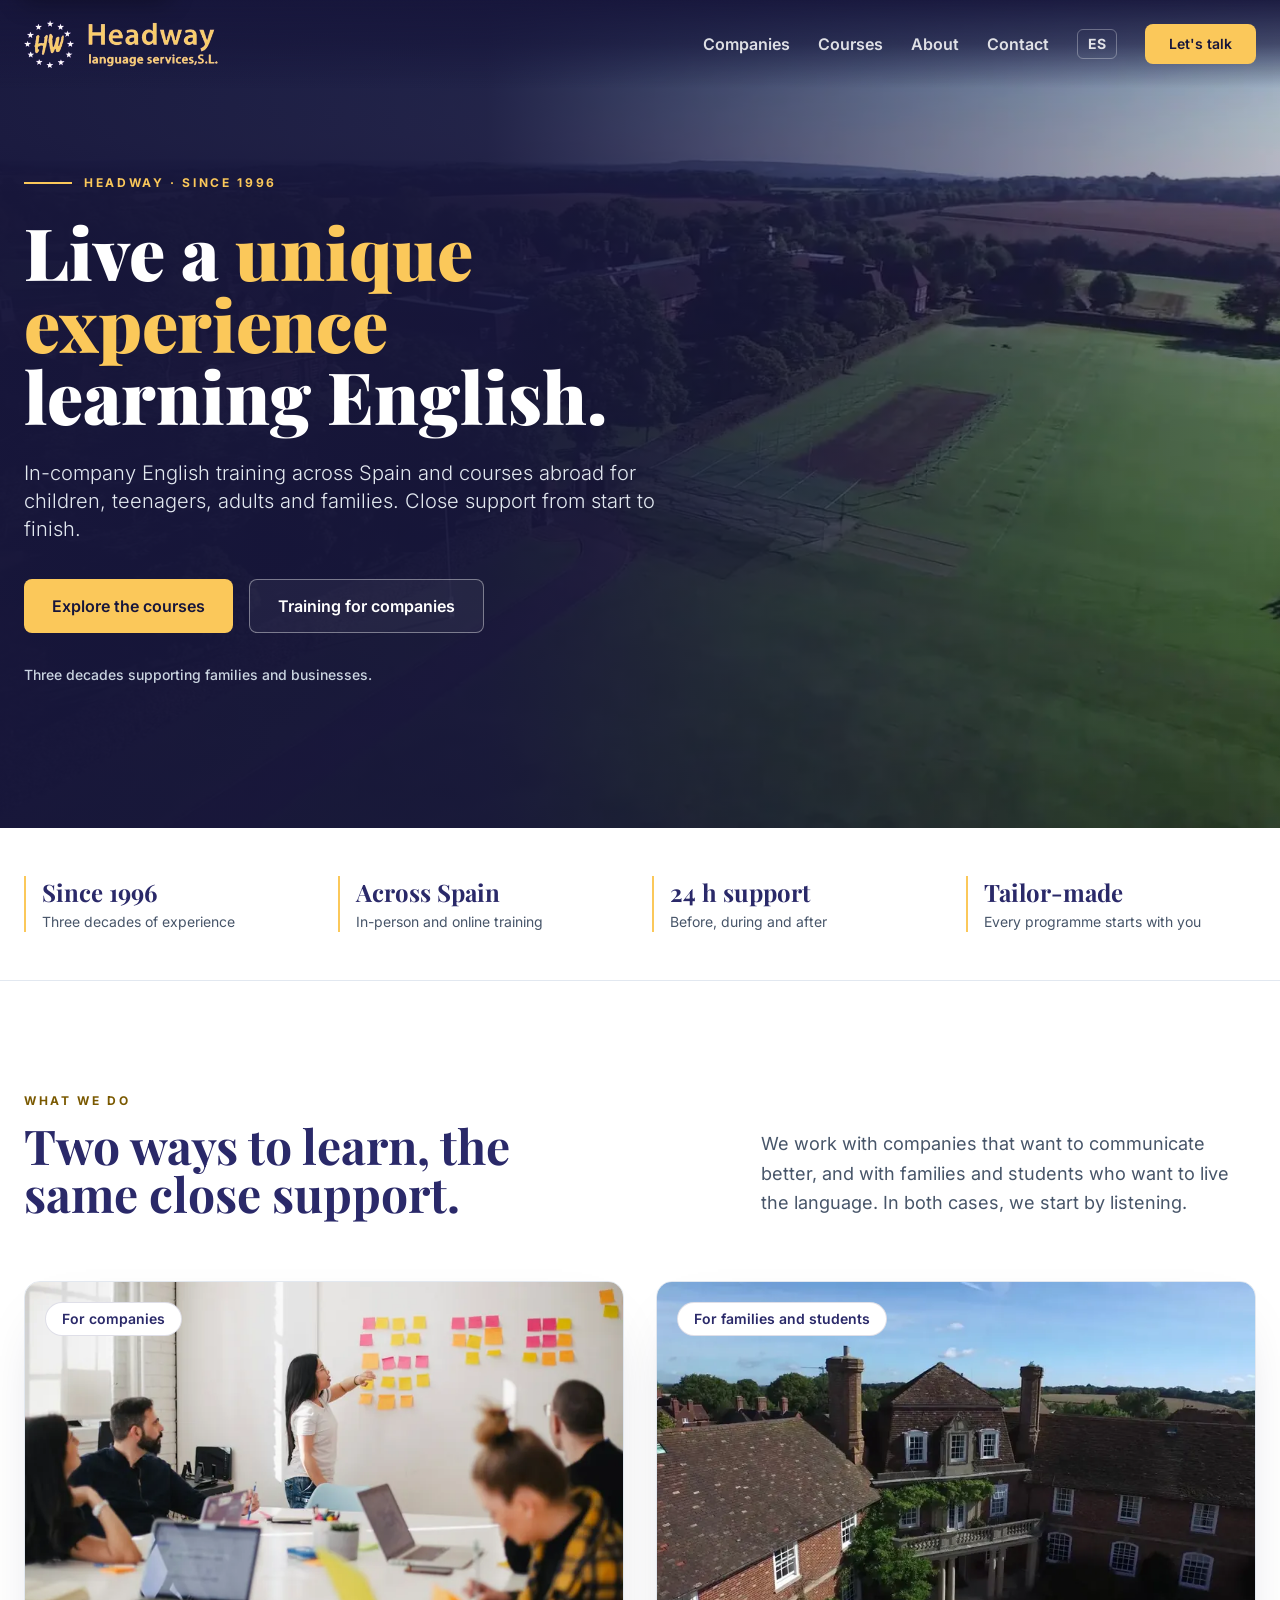
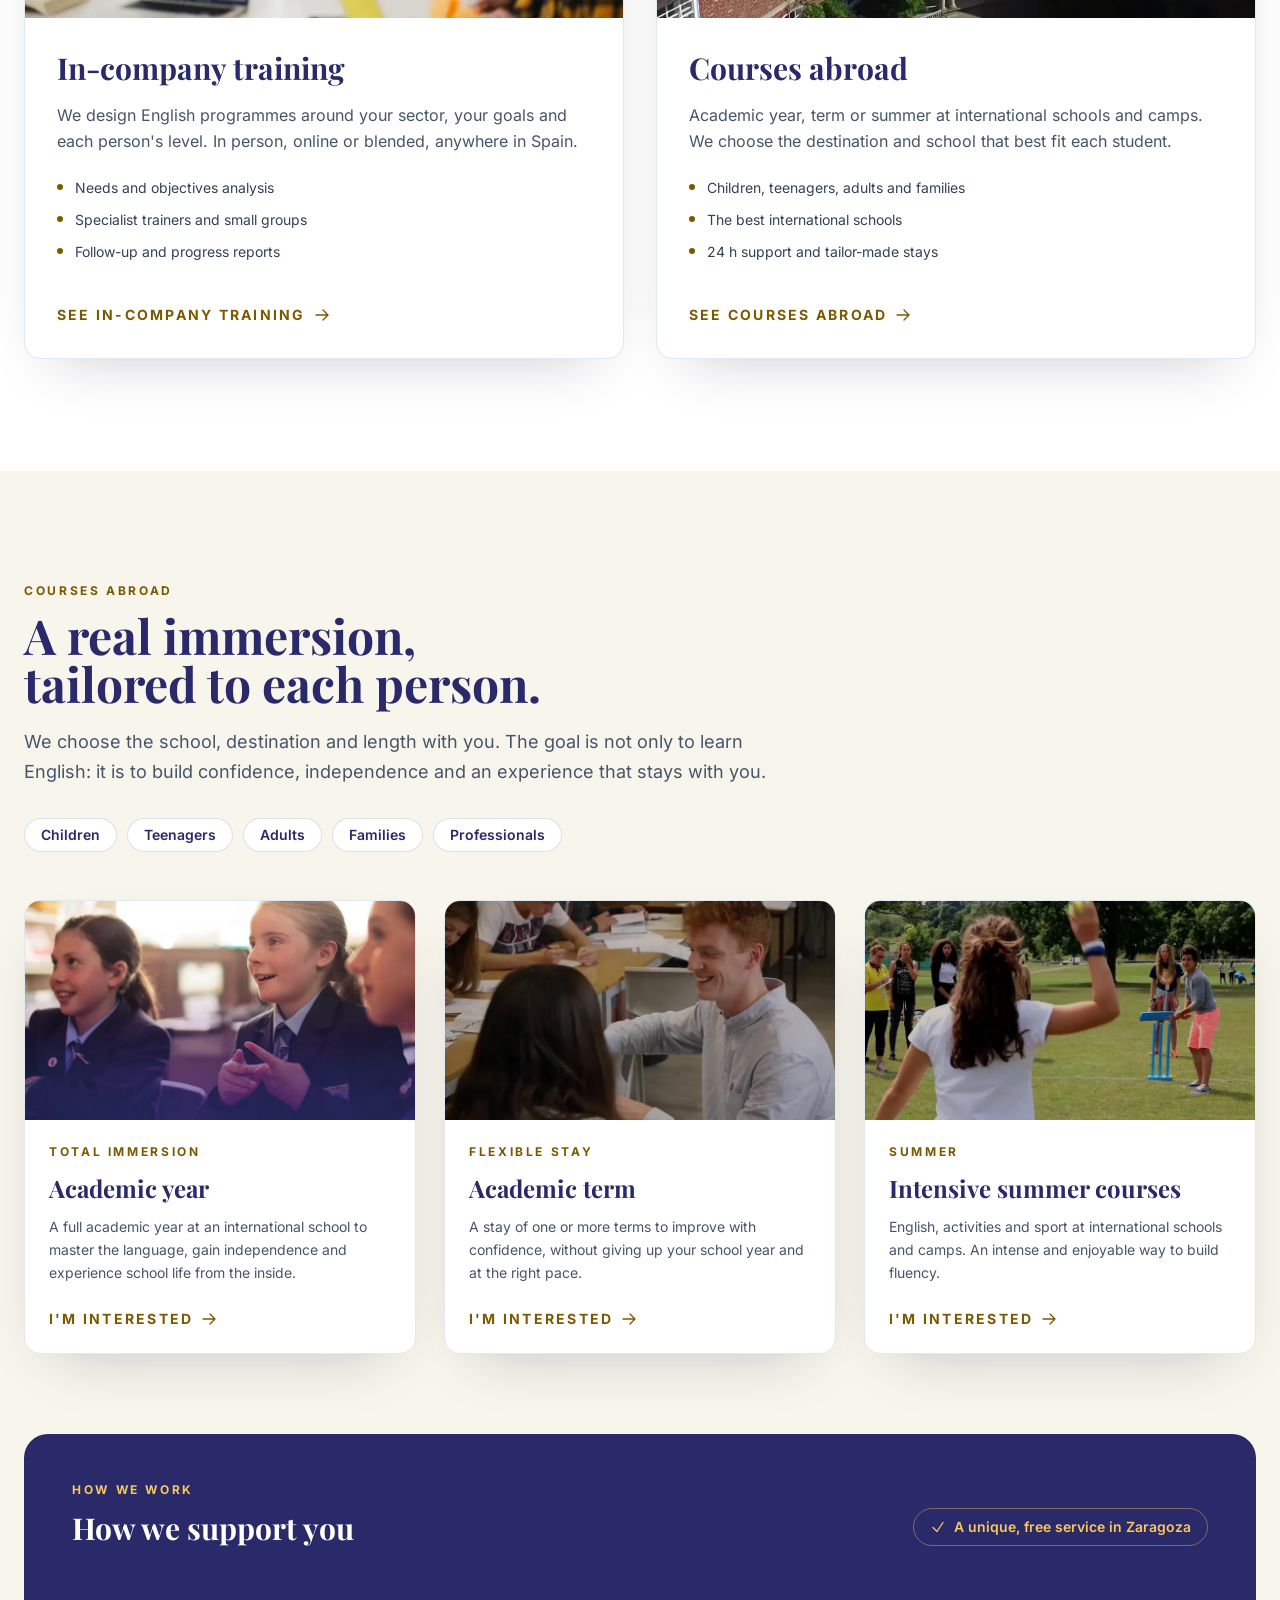
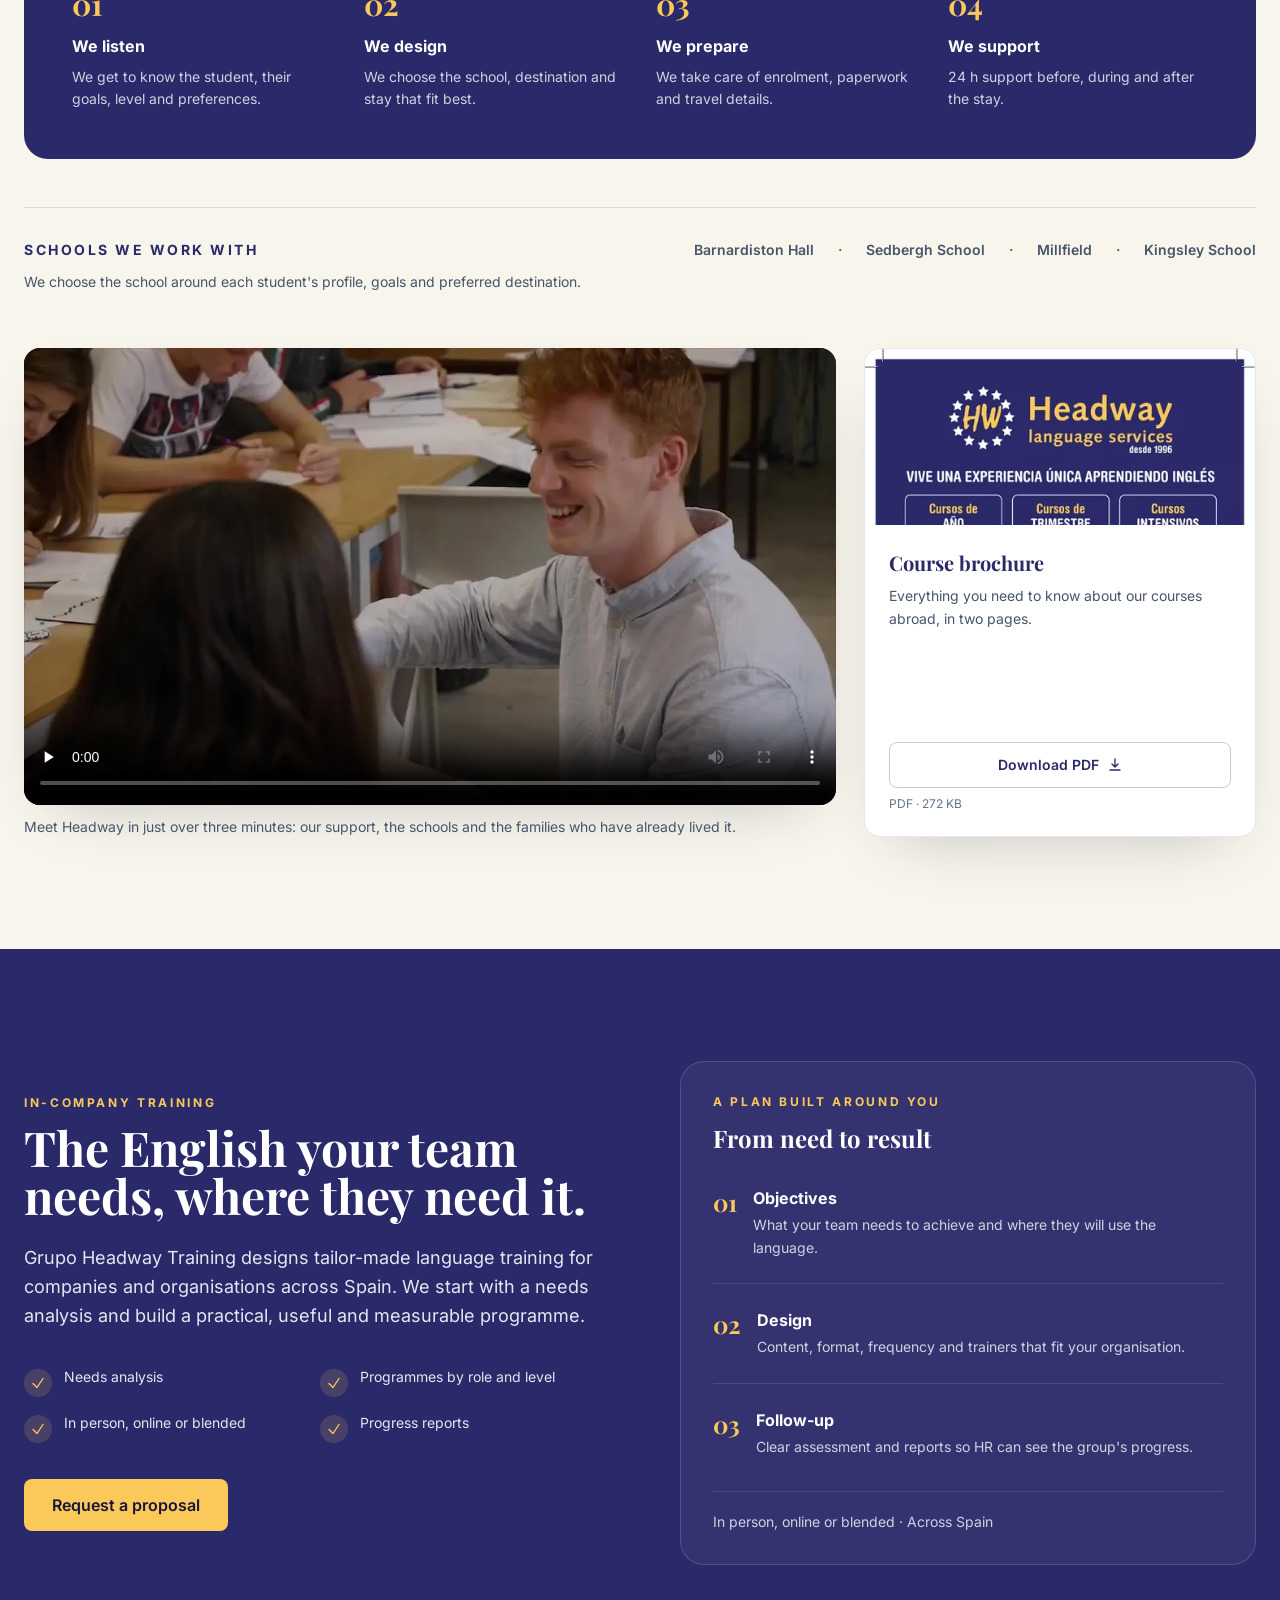
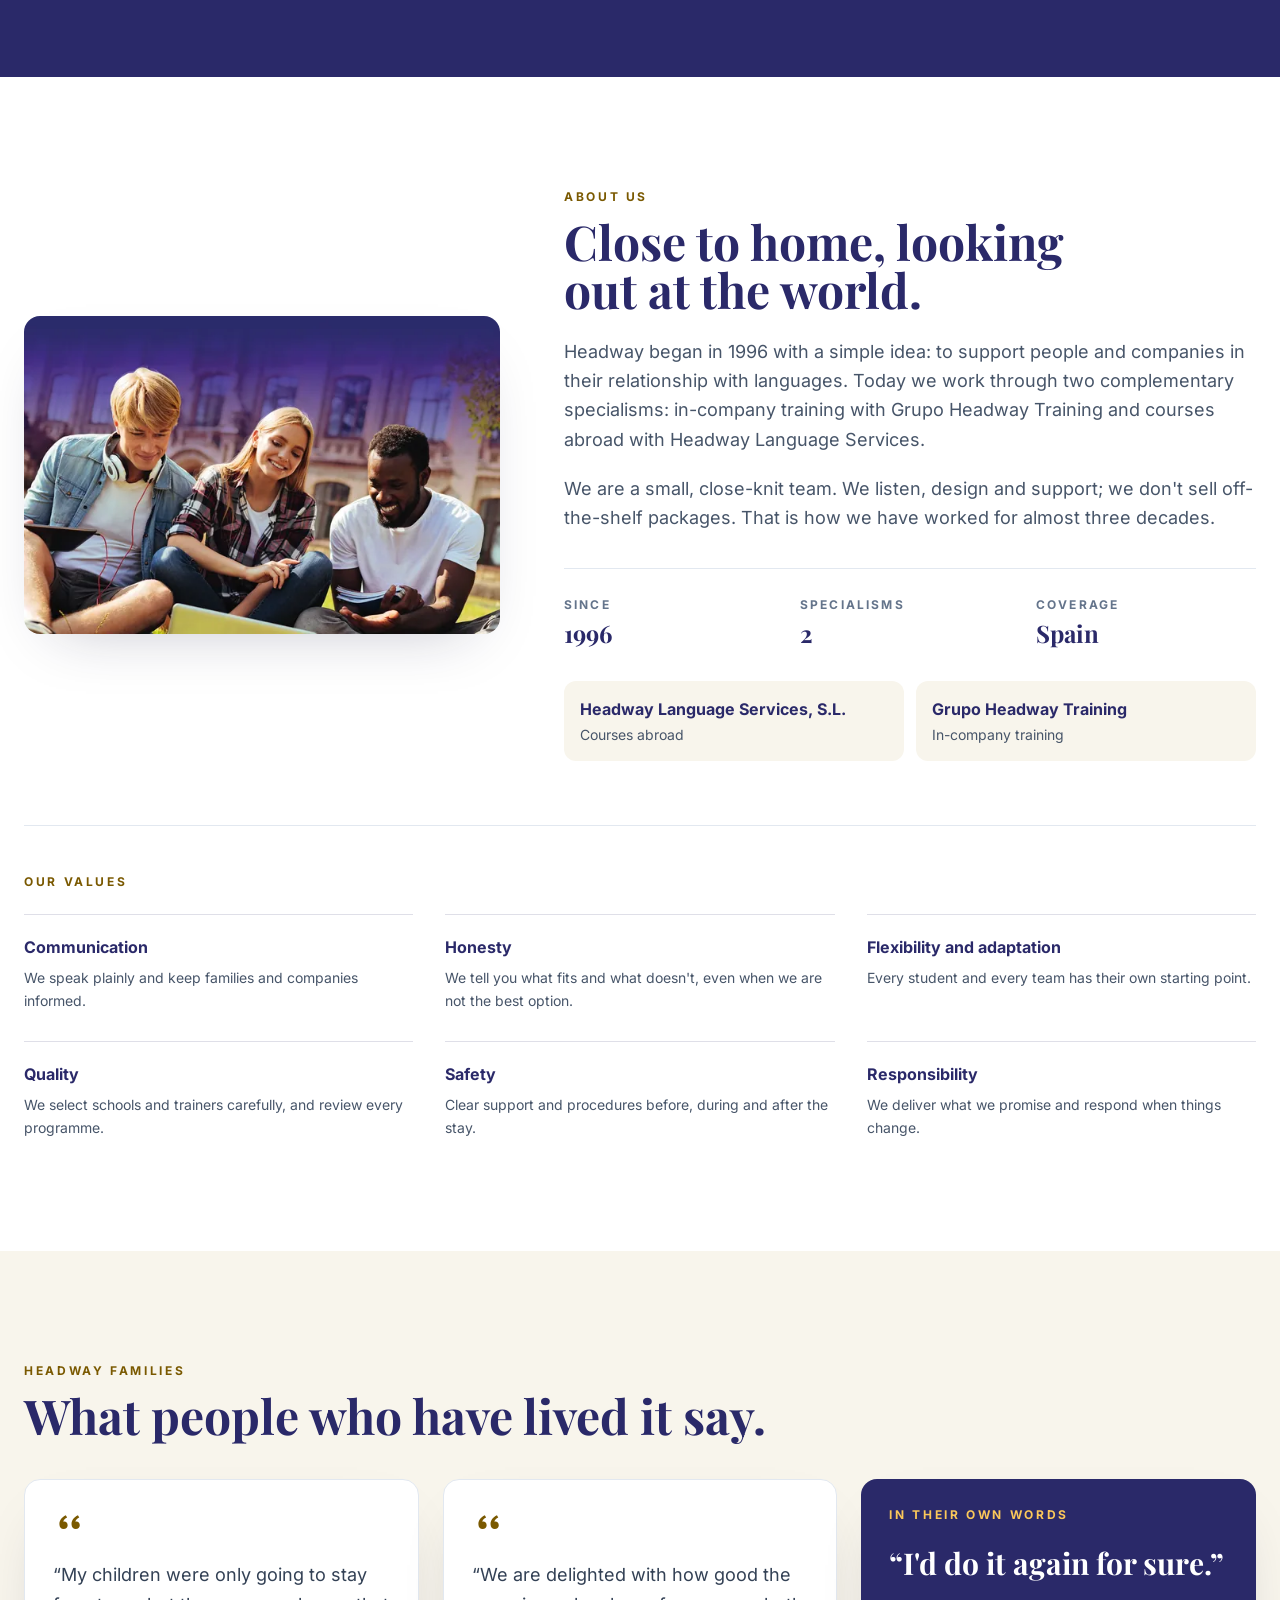
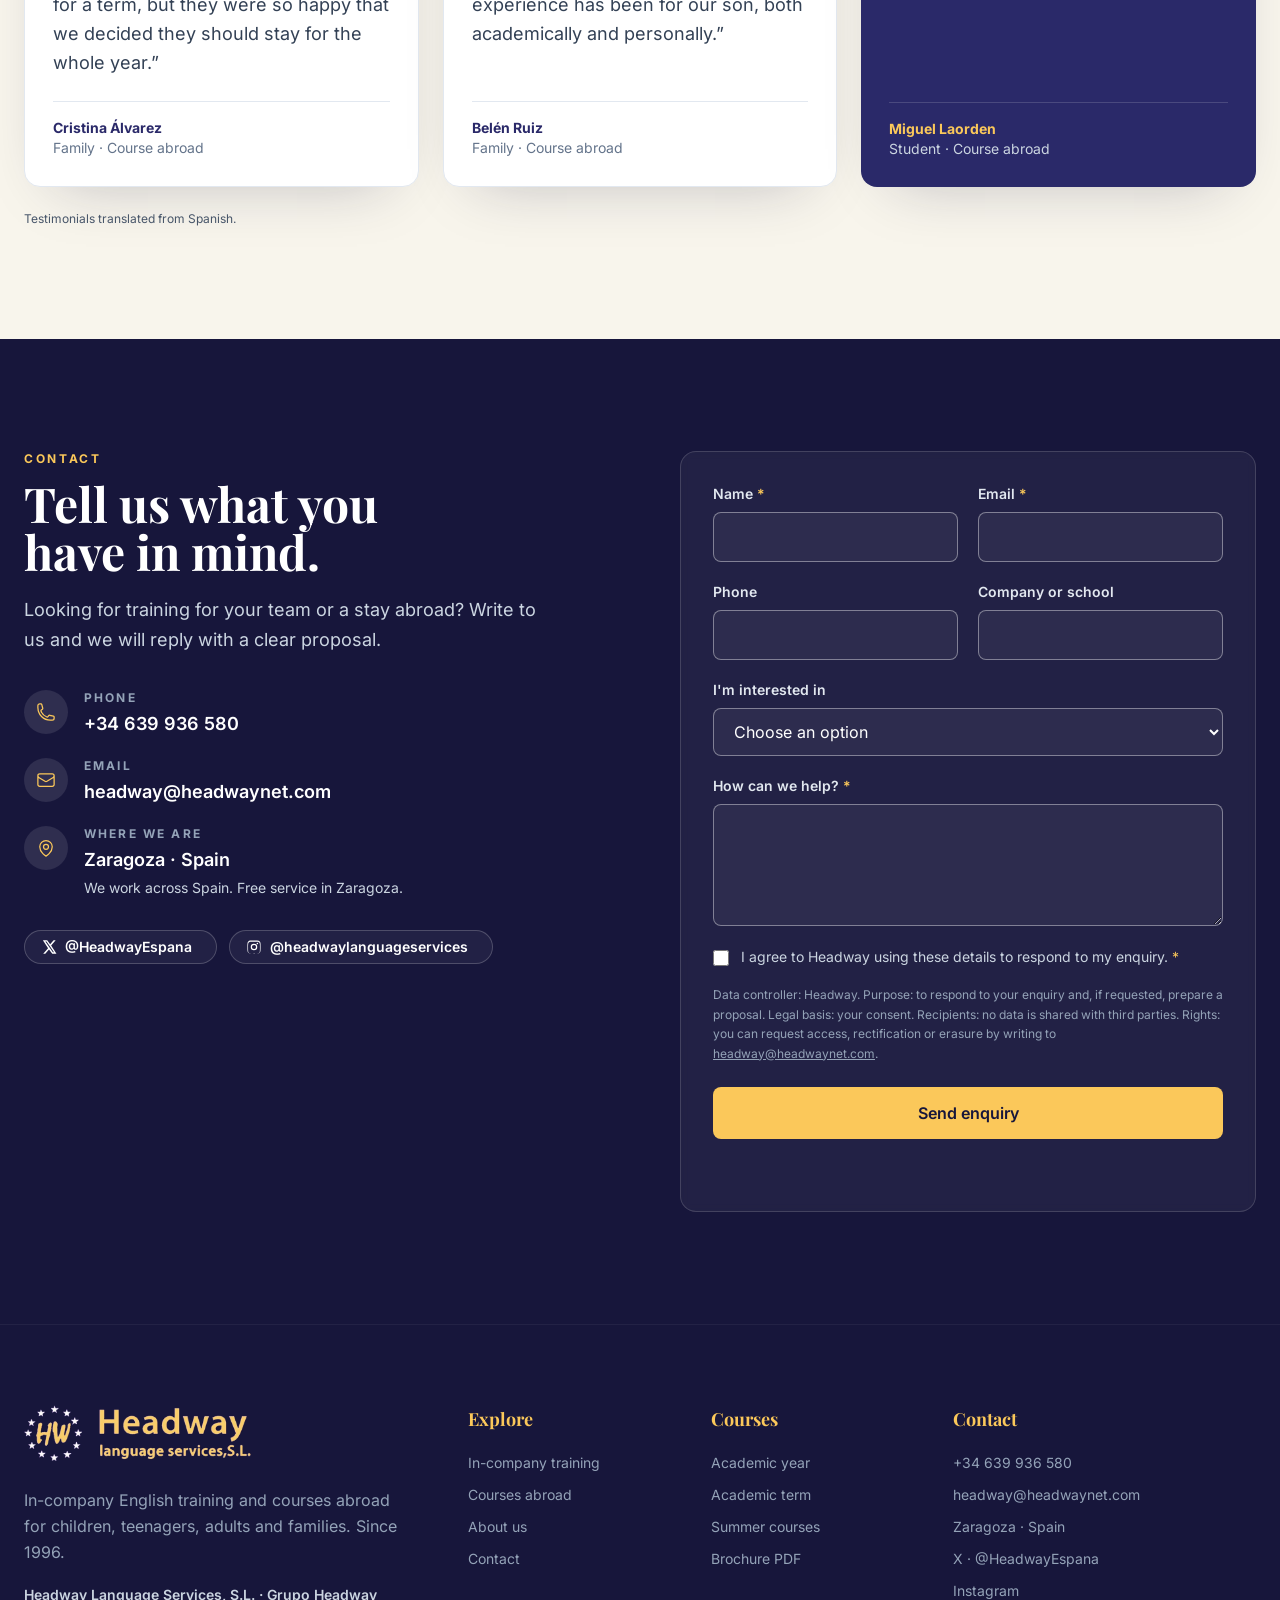
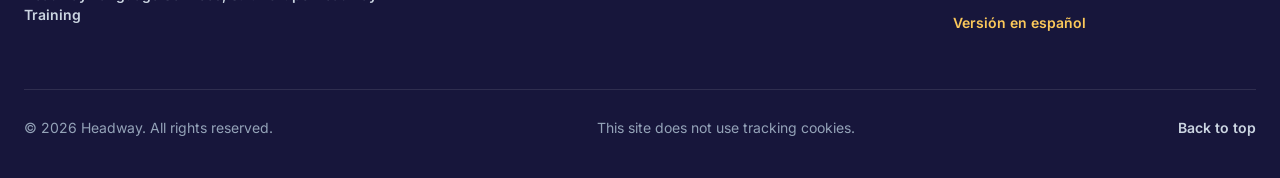
<file: en/index.html>
<!DOCTYPE html>
<html lang="en-GB">
<head>
    <meta charset="UTF-8">
    <meta name="viewport" content="width=device-width, initial-scale=1">
    <title>Headway | English courses abroad and in-company training</title>
    <meta name="description" content="English courses abroad for children, teenagers, adults and families, plus tailor-made in-company training across Spain. Since 1996.">
    <meta name="theme-color" content="#2a2969">
    <meta name="color-scheme" content="light">

    <link rel="canonical" href="https://www.headwaynet.com/en/">
    <link rel="alternate" hreflang="es" href="https://www.headwaynet.com/">
    <link rel="alternate" hreflang="en" href="https://www.headwaynet.com/en/">
    <link rel="alternate" hreflang="x-default" href="https://www.headwaynet.com/">

    <meta property="og:type" content="website">
    <meta property="og:site_name" content="Headway">
    <meta property="og:title" content="Headway | English courses abroad and in-company training">
    <meta property="og:description" content="English courses abroad for children, teenagers, adults and families, plus tailor-made in-company training across Spain. Since 1996.">
    <meta property="og:url" content="https://www.headwaynet.com/en/">
    <meta property="og:image" content="https://www.headwaynet.com/assets/img/og-cover.jpg">
    <meta property="og:image:width" content="1200">
    <meta property="og:image:height" content="630">
    <meta property="og:locale" content="en_GB">
    <meta property="og:locale:alternate" content="es_ES">
    <meta name="twitter:card" content="summary_large_image">

    <link rel="icon" href="/favicon.ico" sizes="any">
    <link rel="icon" href="../assets/favicon-32.png" sizes="32x32" type="image/png">
    <link rel="icon" href="../assets/favicon.png" sizes="64x64" type="image/png">
    <link rel="apple-touch-icon" href="../assets/apple-touch-icon.png">

    <link rel="preload" href="../assets/fonts/inter-var-latin.woff2" as="font" type="font/woff2" crossorigin>
    <link rel="preload" href="../assets/fonts/playfair-display-var-latin.woff2" as="font" type="font/woff2" crossorigin>
    <link rel="preload" as="image" href="../assets/img/hero-1600.jpg" imagesrcset="../assets/img/hero-800.webp 800w, ../assets/img/hero-1200.webp 1200w, ../assets/img/hero-1600.webp 1600w" imagesizes="100vw" fetchpriority="high">
    <link rel="stylesheet" href="../assets/css/styles.css">

    <script type="application/ld+json">
    {
        "@context": "https://schema.org",
        "@type": "EducationalOrganization",
        "name": "Headway",
        "legalName": "Headway Language Services, S.L.",
        "url": "https://www.headwaynet.com/en/",
        "logo": "https://www.headwaynet.com/assets/img/logo-nav.webp",
        "description": "In-company English training and courses abroad for children, teenagers, adults and families.",
        "foundingDate": "1996",
        "email": "headway@headwaynet.com",
        "telephone": "+34639936580",
        "areaServed": {
            "@type": "Country",
            "name": "Spain"
        },
        "sameAs": [
            "https://x.com/HeadwayEspana",
            "https://www.instagram.com/headwaylanguageservices/"
        ]
    }
    </script>
</head>
<body class="bg-white text-slate-900">

    <a class="skip-link" href="#content">Skip to content</a>

    <!-- Navigation -->
    <header>
        <nav id="navbar" aria-label="Main" class="fixed inset-x-0 top-0 z-50">
            <div class="nav-scrim pointer-events-none absolute inset-0 -z-10 bg-gradient-to-b from-brand-ink/95 via-brand-ink/65 to-transparent" aria-hidden="true"></div>
            <div class="nav-inner mx-auto flex max-w-7xl items-center justify-between gap-4 px-5 sm:px-6">
                <a href="#home" class="flex shrink-0 items-center">
                    <img src="../assets/img/logo-nav.webp" width="688" height="170" alt="Headway" class="h-11 w-auto sm:h-12">
                    <span class="sr-only">— go to the homepage</span>
                </a>

                <div class="hidden items-center gap-7 lg:flex">
                    <a href="#companies" class="font-semibold text-white/85 transition-colors hover:text-brand-gold">Companies</a>
                    <a href="#courses" class="font-semibold text-white/85 transition-colors hover:text-brand-gold">Courses</a>
                    <a href="#about" class="font-semibold text-white/85 transition-colors hover:text-brand-gold">About</a>
                    <a href="#contact" class="font-semibold text-white/85 transition-colors hover:text-brand-gold">Contact</a>
                    <a href="../" hreflang="es" lang="es" class="rounded-md border border-white/30 px-2.5 py-1 text-sm font-bold text-white/85 transition-colors hover:border-brand-gold hover:text-brand-gold" aria-label="Ver esta página en español">ES</a>
                    <a href="#contact" class="btn btn-gold px-6 py-2.5 text-sm">Let's talk</a>
                </div>

                <button type="button" class="p-2 -mr-2 text-white lg:hidden" id="menu-btn" aria-controls="mobile-menu" aria-expanded="false" aria-label="Open main menu" data-label-open="Open main menu" data-label-close="Close main menu">
                    <svg id="menu-icon-open" class="h-7 w-7" viewBox="0 0 24 24" fill="none" stroke="currentColor" stroke-width="1.5" stroke-linecap="round" aria-hidden="true" focusable="false">
                        <path d="M3.75 6.75h16.5M3.75 12h16.5m-16.5 5.25h16.5" />
                    </svg>
                    <svg id="menu-icon-close" class="h-7 w-7" viewBox="0 0 24 24" fill="none" stroke="currentColor" stroke-width="1.5" stroke-linecap="round" aria-hidden="true" focusable="false" hidden>
                        <path d="M6 18 18 6M6 6l12 12" />
                    </svg>
                </button>
            </div>

            <div id="mobile-menu" class="border-t border-white/10 bg-brand-ink/98 backdrop-blur-md lg:hidden" hidden>
                <div class="mx-auto flex max-w-7xl flex-col px-5 py-5 sm:px-6">
                    <a href="#companies" class="border-b border-white/10 py-3 font-semibold text-white/90 transition-colors hover:text-brand-gold">Companies</a>
                    <a href="#courses" class="border-b border-white/10 py-3 font-semibold text-white/90 transition-colors hover:text-brand-gold">Courses abroad</a>
                    <a href="#about" class="border-b border-white/10 py-3 font-semibold text-white/90 transition-colors hover:text-brand-gold">About</a>
                    <a href="#contact" class="py-3 font-semibold text-white/90 transition-colors hover:text-brand-gold">Contact</a>
                    <div class="mt-4 flex items-center gap-3">
                        <a href="#contact" class="btn btn-gold flex-1 px-6 py-3 text-sm">Let's talk</a>
                        <a href="../" hreflang="es" lang="es" class="rounded-md border border-white/30 px-4 py-3 text-sm font-bold text-white/90 transition-colors hover:border-brand-gold hover:text-brand-gold" aria-label="Ver esta página en español">ES</a>
                    </div>
                </div>
            </div>
        </nav>
    </header>

    <main id="content" tabindex="-1">

        <!-- Hero -->
        <section id="home" class="hero relative flex items-center overflow-hidden bg-brand-ink pb-20 pt-28" aria-labelledby="hero-title">
            <div class="absolute inset-0 z-0">
                <picture>
                    <source type="image/webp" srcset="../assets/img/hero-800.webp 800w, ../assets/img/hero-1200.webp 1200w, ../assets/img/hero-1600.webp 1600w" sizes="100vw">
                    <img src="../assets/img/hero-1600.jpg" width="1600" height="900" alt="" fetchpriority="high" decoding="async" class="h-full w-full object-cover object-center">
                </picture>
                <div class="hero-gradient absolute inset-0 z-10"></div>
            </div>

            <div class="relative z-10 mx-auto w-full max-w-7xl px-5 sm:px-6">
                <div class="max-w-3xl">
                    <div class="mb-6 flex items-center gap-3">
                        <span class="h-0.5 w-12 bg-brand-gold" aria-hidden="true"></span>
                        <span class="eyebrow text-brand-gold">Headway · Since 1996</span>
                    </div>
                    <h1 id="hero-title" class="font-display text-4xl font-black leading-[1.05] text-white text-balance sm:text-5xl md:text-6xl lg:text-7xl">
                        Live a <span class="text-brand-gold">unique experience</span> learning English.
                    </h1>
                    <p class="mt-7 max-w-2xl text-lg font-light leading-relaxed text-slate-200 sm:text-xl">
                        In-company English training across Spain and courses abroad for children, teenagers, adults and families. Close support from start to finish.
                    </p>
                    <div class="mt-9 flex flex-col gap-3 sm:flex-row sm:gap-4">
                        <a href="#courses" class="btn btn-gold">Explore the courses</a>
                        <a href="#companies" class="btn btn-ghost">Training for companies</a>
                    </div>
                    <p class="mt-8 text-sm font-medium text-slate-300">Three decades supporting families and businesses.</p>
                </div>
            </div>
        </section>

        <!-- Trust strip -->
        <section class="border-b border-slate-200 bg-white" aria-label="Headway at a glance">
            <div class="mx-auto grid max-w-7xl grid-cols-2 gap-x-6 gap-y-8 px-5 py-10 sm:px-6 lg:grid-cols-4 lg:py-12">
                <div class="border-l-2 border-brand-gold pl-4">
                    <p class="font-display text-2xl font-bold text-brand-navy">Since 1996</p>
                    <p class="mt-1 text-sm text-slate-600">Three decades of experience</p>
                </div>
                <div class="border-l-2 border-brand-gold pl-4">
                    <p class="font-display text-2xl font-bold text-brand-navy">Across Spain</p>
                    <p class="mt-1 text-sm text-slate-600">In-person and online training</p>
                </div>
                <div class="border-l-2 border-brand-gold pl-4">
                    <p class="font-display text-2xl font-bold text-brand-navy">24 h support</p>
                    <p class="mt-1 text-sm text-slate-600">Before, during and after</p>
                </div>
                <div class="border-l-2 border-brand-gold pl-4">
                    <p class="font-display text-2xl font-bold text-brand-navy">Tailor-made</p>
                    <p class="mt-1 text-sm text-slate-600">Every programme starts with you</p>
                </div>
            </div>
        </section>

        <!-- Two services -->
        <section id="services" class="bg-white py-20 md:py-28" aria-labelledby="services-title">
            <div class="mx-auto max-w-7xl px-5 sm:px-6">
                <div class="grid gap-8 lg:grid-cols-12 lg:items-end">
                    <div class="lg:col-span-7">
                        <p class="eyebrow text-brand-goldDeep">What we do</p>
                        <h2 id="services-title" class="mt-3 font-display text-3xl font-bold leading-tight text-brand-navy text-balance sm:text-4xl md:text-5xl">
                            Two ways to learn, the same close support.
                        </h2>
                    </div>
                    <div class="lg:col-span-5">
                        <p class="text-lg leading-relaxed text-slate-600">
                            We work with companies that want to communicate better, and with families and students who want to live the language. In both cases, we start by listening.
                        </p>
                    </div>
                </div>

                <div class="mt-12 grid gap-8 lg:mt-16 lg:grid-cols-2">
                    <article class="card group flex flex-col overflow-hidden">
                        <div class="relative aspect-video overflow-hidden bg-slate-100">
                            <picture>
                                <source type="image/webp" srcset="../assets/img/training-400.webp 400w, ../assets/img/training-800.webp 800w" sizes="(min-width: 1024px) 50vw, 100vw">
                                <img src="../assets/img/training-800.jpg" width="800" height="533" loading="lazy" decoding="async" alt="A company team taking part in an English training session" class="img-zoom h-full w-full object-cover">
                            </picture>
                            <span class="absolute left-5 top-5 chip-light">For companies</span>
                        </div>
                        <div class="flex flex-1 flex-col p-6 sm:p-8">
                            <h3 class="font-display text-2xl font-bold text-brand-navy sm:text-3xl">In-company training</h3>
                            <p class="mt-4 leading-relaxed text-slate-600">
                                We design English programmes around your sector, your goals and each person's level. In person, online or blended, anywhere in Spain.
                            </p>
                            <ul class="mt-6 space-y-3 text-sm text-slate-700">
                                <li class="flex gap-3"><span class="mt-1.5 h-1.5 w-1.5 shrink-0 rounded-full bg-brand-goldDeep" aria-hidden="true"></span>Needs and objectives analysis</li>
                                <li class="flex gap-3"><span class="mt-1.5 h-1.5 w-1.5 shrink-0 rounded-full bg-brand-goldDeep" aria-hidden="true"></span>Specialist trainers and small groups</li>
                                <li class="flex gap-3"><span class="mt-1.5 h-1.5 w-1.5 shrink-0 rounded-full bg-brand-goldDeep" aria-hidden="true"></span>Follow-up and progress reports</li>
                            </ul>
                            <div class="mt-8 pt-2">
                                <a href="#companies" class="link-arrow">
                                    See in-company training
                                    <svg class="h-4 w-4" viewBox="0 0 24 24" fill="none" stroke="currentColor" stroke-width="2" stroke-linecap="round" stroke-linejoin="round" aria-hidden="true" focusable="false"><path d="M13.5 4.5 21 12m0 0-7.5 7.5M21 12H3" /></svg>
                                </a>
                            </div>
                        </div>
                    </article>

                    <article class="card group flex flex-col overflow-hidden">
                        <div class="relative aspect-video overflow-hidden bg-slate-100">
                            <picture>
                                <source type="image/webp" srcset="../assets/img/course-abroad-400.webp 400w, ../assets/img/course-abroad-800.webp 800w" sizes="(min-width: 1024px) 50vw, 100vw">
                                <img src="../assets/img/course-abroad-800.jpg" width="800" height="450" loading="lazy" decoding="async" alt="Historic building of an international school in the United Kingdom" class="img-zoom h-full w-full object-cover">
                            </picture>
                            <span class="absolute left-5 top-5 chip-light">For families and students</span>
                        </div>
                        <div class="flex flex-1 flex-col p-6 sm:p-8">
                            <h3 class="font-display text-2xl font-bold text-brand-navy sm:text-3xl">Courses abroad</h3>
                            <p class="mt-4 leading-relaxed text-slate-600">
                                Academic year, term or summer at international schools and camps. We choose the destination and school that best fit each student.
                            </p>
                            <ul class="mt-6 space-y-3 text-sm text-slate-700">
                                <li class="flex gap-3"><span class="mt-1.5 h-1.5 w-1.5 shrink-0 rounded-full bg-brand-goldDeep" aria-hidden="true"></span>Children, teenagers, adults and families</li>
                                <li class="flex gap-3"><span class="mt-1.5 h-1.5 w-1.5 shrink-0 rounded-full bg-brand-goldDeep" aria-hidden="true"></span>The best international schools</li>
                                <li class="flex gap-3"><span class="mt-1.5 h-1.5 w-1.5 shrink-0 rounded-full bg-brand-goldDeep" aria-hidden="true"></span>24 h support and tailor-made stays</li>
                            </ul>
                            <div class="mt-8 pt-2">
                                <a href="#courses" class="link-arrow">
                                    See courses abroad
                                    <svg class="h-4 w-4" viewBox="0 0 24 24" fill="none" stroke="currentColor" stroke-width="2" stroke-linecap="round" stroke-linejoin="round" aria-hidden="true" focusable="false"><path d="M13.5 4.5 21 12m0 0-7.5 7.5M21 12H3" /></svg>
                                </a>
                            </div>
                        </div>
                    </article>
                </div>
            </div>
        </section>

        <!-- Courses abroad -->
        <section id="courses" class="bg-brand-cream py-20 md:py-28" aria-labelledby="courses-title">
            <div class="mx-auto max-w-7xl px-5 sm:px-6">
                <div class="max-w-3xl">
                    <p class="eyebrow text-brand-goldDeep">Courses abroad</p>
                    <h2 id="courses-title" class="mt-3 font-display text-3xl font-bold leading-tight text-brand-navy text-balance sm:text-4xl md:text-5xl">
                        A real immersion, tailored to each person.
                    </h2>
                    <p class="mt-5 text-lg leading-relaxed text-slate-600">
                        We choose the school, destination and length with you. The goal is not only to learn English: it is to build confidence, independence and an experience that stays with you.
                    </p>
                </div>

                <ul class="mt-8 flex flex-wrap gap-2.5" aria-label="Who the courses are for">
                    <li class="chip-light">Children</li>
                    <li class="chip-light">Teenagers</li>
                    <li class="chip-light">Adults</li>
                    <li class="chip-light">Families</li>
                    <li class="chip-light">Professionals</li>
                </ul>

                <div class="mt-12 grid gap-7 md:grid-cols-3">
                    <article class="card group flex flex-col overflow-hidden">
                        <div class="aspect-video overflow-hidden bg-slate-100">
                            <picture>
                                <source type="image/webp" srcset="../assets/img/course-year-400.webp 400w, ../assets/img/course-year-800.webp 800w" sizes="(min-width: 768px) 33vw, 100vw">
                                <img src="../assets/img/course-year-800.jpg" width="800" height="450" loading="lazy" decoding="async" alt="Students following a lesson at an international school" class="img-zoom h-full w-full object-cover">
                            </picture>
                        </div>
                        <div class="flex flex-1 flex-col p-6">
                            <p class="eyebrow text-brand-goldDeep">Total immersion</p>
                            <h3 class="mt-3 font-display text-2xl font-bold text-brand-navy">Academic year</h3>
                            <p class="mt-3 flex-1 text-sm leading-relaxed text-slate-600">
                                A full academic year at an international school to master the language, gain independence and experience school life from the inside.
                            </p>
                            <a href="#contact" class="link-arrow mt-6">
                                I'm interested
                                <svg class="h-4 w-4" viewBox="0 0 24 24" fill="none" stroke="currentColor" stroke-width="2" stroke-linecap="round" stroke-linejoin="round" aria-hidden="true" focusable="false"><path d="M13.5 4.5 21 12m0 0-7.5 7.5M21 12H3" /></svg>
                            </a>
                        </div>
                    </article>

                    <article class="card group flex flex-col overflow-hidden">
                        <div class="aspect-video overflow-hidden bg-slate-100">
                            <picture>
                                <source type="image/webp" srcset="../assets/img/course-term-400.webp 400w, ../assets/img/course-term-800.webp 800w" sizes="(min-width: 768px) 33vw, 100vw">
                                <img src="../assets/img/course-term-800.jpg" width="800" height="450" loading="lazy" decoding="async" alt="A teacher and student talking during an English lesson" class="img-zoom h-full w-full object-cover">
                            </picture>
                        </div>
                        <div class="flex flex-1 flex-col p-6">
                            <p class="eyebrow text-brand-goldDeep">Flexible stay</p>
                            <h3 class="mt-3 font-display text-2xl font-bold text-brand-navy">Academic term</h3>
                            <p class="mt-3 flex-1 text-sm leading-relaxed text-slate-600">
                                A stay of one or more terms to improve with confidence, without giving up your school year and at the right pace.
                            </p>
                            <a href="#contact" class="link-arrow mt-6">
                                I'm interested
                                <svg class="h-4 w-4" viewBox="0 0 24 24" fill="none" stroke="currentColor" stroke-width="2" stroke-linecap="round" stroke-linejoin="round" aria-hidden="true" focusable="false"><path d="M13.5 4.5 21 12m0 0-7.5 7.5M21 12H3" /></svg>
                            </a>
                        </div>
                    </article>

                    <article class="card group flex flex-col overflow-hidden">
                        <div class="aspect-video overflow-hidden bg-slate-100">
                            <picture>
                                <source type="image/webp" srcset="../assets/img/course-summer-400.webp 400w, ../assets/img/course-summer-800.webp 800w" sizes="(min-width: 768px) 33vw, 100vw">
                                <img src="../assets/img/course-summer-800.jpg" width="800" height="450" loading="lazy" decoding="async" alt="Students playing a game on the lawn of an international school" class="img-zoom h-full w-full object-cover">
                            </picture>
                        </div>
                        <div class="flex flex-1 flex-col p-6">
                            <p class="eyebrow text-brand-goldDeep">Summer</p>
                            <h3 class="mt-3 font-display text-2xl font-bold text-brand-navy">Intensive summer courses</h3>
                            <p class="mt-3 flex-1 text-sm leading-relaxed text-slate-600">
                                English, activities and sport at international schools and camps. An intense and enjoyable way to build fluency.
                            </p>
                            <a href="#contact" class="link-arrow mt-6">
                                I'm interested
                                <svg class="h-4 w-4" viewBox="0 0 24 24" fill="none" stroke="currentColor" stroke-width="2" stroke-linecap="round" stroke-linejoin="round" aria-hidden="true" focusable="false"><path d="M13.5 4.5 21 12m0 0-7.5 7.5M21 12H3" /></svg>
                            </a>
                        </div>
                    </article>
                </div>

                <!-- Process -->
                <div class="mt-16 rounded-3xl bg-brand-navy px-6 py-10 text-white sm:px-10 lg:mt-20 lg:px-12 lg:py-12">
                    <div class="flex flex-col gap-4 sm:flex-row sm:items-end sm:justify-between">
                        <div>
                            <p class="eyebrow text-brand-gold">How we work</p>
                            <h3 class="mt-3 font-display text-2xl font-bold sm:text-3xl">How we support you</h3>
                        </div>
                        <p class="inline-flex w-fit items-center gap-2 rounded-full border border-brand-gold/40 px-4 py-2 text-sm font-semibold text-brand-gold">
                            <svg class="h-4 w-4" viewBox="0 0 24 24" fill="none" stroke="currentColor" stroke-width="2" stroke-linecap="round" stroke-linejoin="round" aria-hidden="true" focusable="false"><path d="m4.5 12.75 6 6 9-13.5" /></svg>
                            A unique, free service in Zaragoza
                        </p>
                    </div>

                    <ol class="mt-10 grid gap-8 sm:grid-cols-2 lg:grid-cols-4">
                        <li>
                            <span class="font-display text-3xl font-bold text-brand-gold">01</span>
                            <h4 class="mt-3 font-bold">We listen</h4>
                            <p class="mt-2 text-sm leading-relaxed text-slate-300">We get to know the student, their goals, level and preferences.</p>
                        </li>
                        <li>
                            <span class="font-display text-3xl font-bold text-brand-gold">02</span>
                            <h4 class="mt-3 font-bold">We design</h4>
                            <p class="mt-2 text-sm leading-relaxed text-slate-300">We choose the school, destination and stay that fit best.</p>
                        </li>
                        <li>
                            <span class="font-display text-3xl font-bold text-brand-gold">03</span>
                            <h4 class="mt-3 font-bold">We prepare</h4>
                            <p class="mt-2 text-sm leading-relaxed text-slate-300">We take care of enrolment, paperwork and travel details.</p>
                        </li>
                        <li>
                            <span class="font-display text-3xl font-bold text-brand-gold">04</span>
                            <h4 class="mt-3 font-bold">We support</h4>
                            <p class="mt-2 text-sm leading-relaxed text-slate-300">24 h support before, during and after the stay.</p>
                        </li>
                    </ol>
                </div>

                <!-- Schools -->
                <div class="mt-12 flex flex-col gap-4 border-t border-brand-navy/15 pt-8 sm:flex-row sm:items-center sm:justify-between">
                    <p class="text-sm font-bold uppercase tracking-[0.18em] text-brand-navy">Schools we work with</p>
                    <ul class="flex flex-wrap items-center gap-x-6 gap-y-2 text-sm font-semibold text-slate-600" aria-label="International schools">
                        <li>Barnardiston Hall</li>
                        <li aria-hidden="true" class="text-brand-goldDeep">·</li>
                        <li>Sedbergh School</li>
                        <li aria-hidden="true" class="text-brand-goldDeep">·</li>
                        <li>Millfield</li>
                        <li aria-hidden="true" class="text-brand-goldDeep">·</li>
                        <li>Kingsley School</li>
                    </ul>
                </div>
                <p class="mt-3 text-sm text-slate-600">We choose the school around each student's profile, goals and preferred destination.</p>

                <!-- Video and brochure -->
                <div class="mt-14 grid gap-7 lg:grid-cols-3">
                    <div class="lg:col-span-2">
                        <div class="overflow-hidden rounded-2xl bg-brand-ink shadow-card">
                            <video class="aspect-video w-full" controls preload="none" playsinline width="1280" height="720" poster="../assets/img/video-poster.webp">
                                <source src="../assets/video/headway-promo-720.mp4" type="video/mp4">
                                Your browser does not support video.
                                <a href="../assets/video/headway-promo-720.mp4" class="text-brand-gold underline">Download the video</a>.
                            </video>
                        </div>
                        <p class="mt-3 text-sm text-slate-600">Meet Headway in just over three minutes: our support, the schools and the families who have already lived it.</p>
                    </div>

                    <div class="card flex flex-col overflow-hidden">
                        <img src="../assets/img/brochure-cover.webp" width="480" height="663" loading="lazy" decoding="async" alt="Cover of the Headway brochure with the academic year, term and summer courses" class="h-44 w-full object-cover object-top">
                        <div class="flex flex-1 flex-col p-6">
                            <h3 class="font-display text-xl font-bold text-brand-navy">Course brochure</h3>
                            <p class="mt-2 flex-1 text-sm leading-relaxed text-slate-600">Everything you need to know about our courses abroad, in two pages.</p>
                            <a href="../assets/docs/headway-folleto-2024.pdf" class="btn btn-outline mt-5 px-5 py-3 text-sm" target="_blank" rel="noopener" download>
                                Download PDF
                                <span class="sr-only">(opens in a new tab)</span>
                                <svg class="h-4 w-4" viewBox="0 0 24 24" fill="none" stroke="currentColor" stroke-width="2" stroke-linecap="round" stroke-linejoin="round" aria-hidden="true" focusable="false"><path d="M12 3v12m0 0 4.5-4.5M12 15l-4.5-4.5M4.5 19.5h15" /></svg>
                            </a>
                            <p class="mt-2 text-xs text-slate-500">PDF · 272 KB</p>
                        </div>
                    </div>
                </div>
            </div>
        </section>

        <!-- Companies -->
        <section id="companies" class="bg-brand-navy py-20 text-white md:py-28" aria-labelledby="companies-title">
            <div class="mx-auto grid max-w-7xl gap-12 px-5 sm:px-6 lg:grid-cols-2 lg:items-center lg:gap-20">
                <div>
                    <p class="eyebrow text-brand-gold">In-company training</p>
                    <h2 id="companies-title" class="mt-3 font-display text-3xl font-bold leading-tight text-balance sm:text-4xl md:text-5xl">
                        The English your team needs, where they need it.
                    </h2>
                    <p class="mt-6 text-lg leading-relaxed text-slate-200">
                        Grupo Headway Training designs tailor-made language training for companies and organisations across Spain. We start with a needs analysis and build a practical, useful and measurable programme.
                    </p>

                    <ul class="mt-9 grid gap-4 sm:grid-cols-2">
                        <li class="flex gap-3"><span class="mt-0.5 flex h-7 w-7 shrink-0 items-center justify-center rounded-full bg-brand-gold/15 text-brand-gold"><svg class="h-4 w-4" viewBox="0 0 24 24" fill="none" stroke="currentColor" stroke-width="2" stroke-linecap="round" stroke-linejoin="round" aria-hidden="true" focusable="false"><path d="m4.5 12.75 6 6 9-13.5" /></svg></span><span class="text-sm text-slate-200">Needs analysis</span></li>
                        <li class="flex gap-3"><span class="mt-0.5 flex h-7 w-7 shrink-0 items-center justify-center rounded-full bg-brand-gold/15 text-brand-gold"><svg class="h-4 w-4" viewBox="0 0 24 24" fill="none" stroke="currentColor" stroke-width="2" stroke-linecap="round" stroke-linejoin="round" aria-hidden="true" focusable="false"><path d="m4.5 12.75 6 6 9-13.5" /></svg></span><span class="text-sm text-slate-200">Programmes by role and level</span></li>
                        <li class="flex gap-3"><span class="mt-0.5 flex h-7 w-7 shrink-0 items-center justify-center rounded-full bg-brand-gold/15 text-brand-gold"><svg class="h-4 w-4" viewBox="0 0 24 24" fill="none" stroke="currentColor" stroke-width="2" stroke-linecap="round" stroke-linejoin="round" aria-hidden="true" focusable="false"><path d="m4.5 12.75 6 6 9-13.5" /></svg></span><span class="text-sm text-slate-200">In person, online or blended</span></li>
                        <li class="flex gap-3"><span class="mt-0.5 flex h-7 w-7 shrink-0 items-center justify-center rounded-full bg-brand-gold/15 text-brand-gold"><svg class="h-4 w-4" viewBox="0 0 24 24" fill="none" stroke="currentColor" stroke-width="2" stroke-linecap="round" stroke-linejoin="round" aria-hidden="true" focusable="false"><path d="m4.5 12.75 6 6 9-13.5" /></svg></span><span class="text-sm text-slate-200">Progress reports</span></li>
                    </ul>

                    <div class="mt-9">
                        <a href="#contact" class="btn btn-gold">Request a proposal</a>
                    </div>
                </div>

                <div class="rounded-3xl border border-white/15 bg-white/5 p-6 backdrop-blur-sm sm:p-8">
                    <p class="eyebrow text-brand-gold">A plan built around you</p>
                    <h3 class="mt-3 font-display text-2xl font-bold">From need to result</h3>
                    <dl class="mt-8 space-y-6">
                        <div class="flex gap-4 border-b border-white/10 pb-6">
                            <dt class="font-display text-2xl font-bold text-brand-gold">01</dt>
                            <dd>
                                <p class="font-bold">Objectives</p>
                                <p class="mt-1 text-sm leading-relaxed text-slate-300">What your team needs to achieve and where they will use the language.</p>
                            </dd>
                        </div>
                        <div class="flex gap-4 border-b border-white/10 pb-6">
                            <dt class="font-display text-2xl font-bold text-brand-gold">02</dt>
                            <dd>
                                <p class="font-bold">Design</p>
                                <p class="mt-1 text-sm leading-relaxed text-slate-300">Content, format, frequency and trainers that fit your organisation.</p>
                            </dd>
                        </div>
                        <div class="flex gap-4">
                            <dt class="font-display text-2xl font-bold text-brand-gold">03</dt>
                            <dd>
                                <p class="font-bold">Follow-up</p>
                                <p class="mt-1 text-sm leading-relaxed text-slate-300">Clear assessment and reports so HR can see the group's progress.</p>
                            </dd>
                        </div>
                    </dl>
                    <p class="mt-8 border-t border-white/10 pt-5 text-sm text-slate-300">In person, online or blended · Across Spain</p>
                </div>
            </div>
        </section>

        <!-- About -->
        <section id="about" class="bg-white py-20 md:py-28" aria-labelledby="about-title">
            <div class="mx-auto max-w-7xl px-5 sm:px-6">
                <div class="grid gap-12 lg:grid-cols-12 lg:items-center lg:gap-16">
                    <div class="lg:col-span-5">
                        <img src="../assets/img/about-students-600.webp" srcset="../assets/img/about-students-600.webp 600w, ../assets/img/about-students-1200.webp 1200w" sizes="(min-width: 1024px) 40vw, 100vw" width="1200" height="800" loading="lazy" decoding="async" alt="Three students talking in the grounds of a school" class="w-full rounded-2xl object-cover shadow-card">
                    </div>
                    <div class="lg:col-span-7">
                        <p class="eyebrow text-brand-goldDeep">About us</p>
                        <h2 id="about-title" class="mt-3 font-display text-3xl font-bold leading-tight text-brand-navy text-balance sm:text-4xl md:text-5xl">
                            Close to home, looking out at the world.
                        </h2>
                        <div class="mt-6 space-y-5 text-lg leading-relaxed text-slate-600">
                            <p>Headway began in 1996 with a simple idea: to support people and companies in their relationship with languages. Today we work through two complementary specialisms: in-company training with Grupo Headway Training and courses abroad with Headway Language Services.</p>
                            <p>We are a small, close-knit team. We listen, design and support; we don't sell off-the-shelf packages. That is how we have worked for almost three decades.</p>
                        </div>

                        <dl class="mt-9 grid grid-cols-3 gap-4 border-t border-slate-200 pt-7">
                            <div>
                                <dt class="text-xs font-bold uppercase tracking-[0.18em] text-slate-500">Since</dt>
                                <dd class="mt-1 font-display text-2xl font-bold text-brand-navy">1996</dd>
                            </div>
                            <div>
                                <dt class="text-xs font-bold uppercase tracking-[0.18em] text-slate-500">Specialisms</dt>
                                <dd class="mt-1 font-display text-2xl font-bold text-brand-navy">2</dd>
                            </div>
                            <div>
                                <dt class="text-xs font-bold uppercase tracking-[0.18em] text-slate-500">Coverage</dt>
                                <dd class="mt-1 font-display text-2xl font-bold text-brand-navy">Spain</dd>
                            </div>
                        </dl>

                        <div class="mt-8 grid gap-3 sm:grid-cols-2">
                            <div class="rounded-xl bg-brand-cream p-4">
                                <p class="font-bold text-brand-navy">Headway Language Services, S.L.</p>
                                <p class="mt-1 text-sm text-slate-600">Courses abroad</p>
                            </div>
                            <div class="rounded-xl bg-brand-cream p-4">
                                <p class="font-bold text-brand-navy">Grupo Headway Training</p>
                                <p class="mt-1 text-sm text-slate-600">In-company training</p>
                            </div>
                        </div>
                    </div>
                </div>

                <div class="mt-16 border-t border-slate-200 pt-12">
                    <p class="eyebrow text-brand-goldDeep">Our values</p>
                    <div class="mt-6 grid gap-x-8 gap-y-7 sm:grid-cols-2 lg:grid-cols-3">
                        <div class="value-item">
                            <h3 class="font-bold text-brand-navy">Communication</h3>
                            <p class="mt-2 text-sm leading-relaxed text-slate-600">We speak plainly and keep families and companies informed.</p>
                        </div>
                        <div class="value-item">
                            <h3 class="font-bold text-brand-navy">Honesty</h3>
                            <p class="mt-2 text-sm leading-relaxed text-slate-600">We tell you what fits and what doesn't, even when we are not the best option.</p>
                        </div>
                        <div class="value-item">
                            <h3 class="font-bold text-brand-navy">Flexibility and adaptation</h3>
                            <p class="mt-2 text-sm leading-relaxed text-slate-600">Every student and every team has their own starting point.</p>
                        </div>
                        <div class="value-item">
                            <h3 class="font-bold text-brand-navy">Quality</h3>
                            <p class="mt-2 text-sm leading-relaxed text-slate-600">We select schools and trainers carefully, and review every programme.</p>
                        </div>
                        <div class="value-item">
                            <h3 class="font-bold text-brand-navy">Safety</h3>
                            <p class="mt-2 text-sm leading-relaxed text-slate-600">Clear support and procedures before, during and after the stay.</p>
                        </div>
                        <div class="value-item">
                            <h3 class="font-bold text-brand-navy">Responsibility</h3>
                            <p class="mt-2 text-sm leading-relaxed text-slate-600">We deliver what we promise and respond when things change.</p>
                        </div>
                    </div>
                </div>
            </div>
        </section>

        <!-- Testimonials -->
        <section class="bg-brand-cream py-20 md:py-28" aria-labelledby="testimonials-title">
            <div class="mx-auto max-w-7xl px-5 sm:px-6">
                <div class="max-w-3xl">
                    <p class="eyebrow text-brand-goldDeep">Headway families</p>
                    <h2 id="testimonials-title" class="mt-3 font-display text-3xl font-bold leading-tight text-brand-navy text-balance sm:text-4xl md:text-5xl">
                        What people who have lived it say.
                    </h2>
                </div>

                <div class="mt-10 grid gap-6 lg:grid-cols-3">
                    <figure class="card flex flex-col p-7">
                        <svg class="h-8 w-8 text-brand-goldDeep" viewBox="0 0 24 24" fill="currentColor" aria-hidden="true" focusable="false"><path d="M9.6 5.4C6.5 6.8 4.8 9.2 4.8 12.2c0 2.1 1.3 3.6 3.2 3.6 1.7 0 3-1.2 3-2.9 0-1.6-1.1-2.7-2.6-2.7-.3 0-.6 0-.8.1.4-1.3 1.5-2.4 3-3.1l-1-1.8Zm9.1 0c-3.1 1.4-4.8 3.8-4.8 6.8 0 2.1 1.3 3.6 3.2 3.6 1.7 0 3-1.2 3-2.9 0-1.6-1.1-2.7-2.6-2.7-.3 0-.6 0-.8.1.4-1.3 1.5-2.4 3-3.1l-1-1.8Z"/></svg>
                        <blockquote class="mt-5 flex-1 text-lg leading-relaxed text-slate-700">
                            <p>“My children were only going to stay for a term, but they were so happy that we decided they should stay for the whole year.”</p>
                        </blockquote>
                        <figcaption class="mt-6 border-t border-slate-200 pt-4 text-sm">
                            <span class="font-bold text-brand-navy">Cristina Álvarez</span>
                            <span class="block text-slate-500">Family · Course abroad</span>
                        </figcaption>
                    </figure>

                    <figure class="card flex flex-col p-7">
                        <svg class="h-8 w-8 text-brand-goldDeep" viewBox="0 0 24 24" fill="currentColor" aria-hidden="true" focusable="false"><path d="M9.6 5.4C6.5 6.8 4.8 9.2 4.8 12.2c0 2.1 1.3 3.6 3.2 3.6 1.7 0 3-1.2 3-2.9 0-1.6-1.1-2.7-2.6-2.7-.3 0-.6 0-.8.1.4-1.3 1.5-2.4 3-3.1l-1-1.8Zm9.1 0c-3.1 1.4-4.8 3.8-4.8 6.8 0 2.1 1.3 3.6 3.2 3.6 1.7 0 3-1.2 3-2.9 0-1.6-1.1-2.7-2.6-2.7-.3 0-.6 0-.8.1.4-1.3 1.5-2.4 3-3.1l-1-1.8Z"/></svg>
                        <blockquote class="mt-5 flex-1 text-lg leading-relaxed text-slate-700">
                            <p>“We are delighted with how good the experience has been for our son, both academically and personally.”</p>
                        </blockquote>
                        <figcaption class="mt-6 border-t border-slate-200 pt-4 text-sm">
                            <span class="font-bold text-brand-navy">Belén Ruiz</span>
                            <span class="block text-slate-500">Family · Course abroad</span>
                        </figcaption>
                    </figure>

                    <figure class="flex flex-col justify-between rounded-2xl bg-brand-navy p-7 text-white shadow-card">
                        <div>
                            <p class="eyebrow text-brand-gold">In their own words</p>
                            <blockquote class="mt-5 font-display text-3xl font-bold leading-snug">
                                <p>“I'd do it again for sure.”</p>
                            </blockquote>
                        </div>
                        <figcaption class="mt-8 border-t border-white/15 pt-4 text-sm">
                            <span class="font-bold text-brand-gold">Miguel Laorden</span>
                            <span class="block text-slate-300">Student · Course abroad</span>
                        </figcaption>
                    </figure>
                </div>
                <p class="mt-6 text-xs text-slate-600">Testimonials translated from Spanish.</p>
            </div>
        </section>

        <!-- Contact -->
        <section id="contact" class="bg-brand-ink py-20 text-white md:py-28" aria-labelledby="contact-title">
            <div class="mx-auto grid max-w-7xl gap-14 px-5 sm:px-6 lg:grid-cols-2 lg:gap-20">
                <div>
                    <p class="eyebrow text-brand-gold">Contact</p>
                    <h2 id="contact-title" class="mt-3 font-display text-3xl font-bold leading-tight text-balance sm:text-4xl md:text-5xl">
                        Tell us what you have in mind.
                    </h2>
                    <p class="mt-5 max-w-lg text-lg leading-relaxed text-slate-300">
                        Looking for training for your team or a stay abroad? Write to us and we will reply with a clear proposal.
                    </p>

                    <address class="mt-9 not-italic">
                        <ul class="space-y-5">
                            <li>
                                <a href="tel:+34639936580" class="group flex items-start gap-4">
                                    <span class="flex h-11 w-11 shrink-0 items-center justify-center rounded-full bg-white/10 text-brand-gold">
                                        <svg class="h-5 w-5" viewBox="0 0 24 24" fill="none" stroke="currentColor" stroke-width="1.5" stroke-linecap="round" stroke-linejoin="round" aria-hidden="true" focusable="false"><path d="M2.25 6.75c0 8.284 6.716 15 15 15h2.25a2.25 2.25 0 0 0 2.25-2.25v-1.372c0-.516-.351-.966-.852-1.091l-4.423-1.106c-.44-.11-.902.055-1.173.417l-.97 1.293c-.282.376-.769.542-1.21.38a12.035 12.035 0 0 1-7.143-7.143c-.162-.441.004-.928.38-1.21l1.293-.97c.363-.271.527-.734.417-1.173L6.963 3.102a1.125 1.125 0 0 0-1.091-.852H4.5A2.25 2.25 0 0 0 2.25 4.5v2.25Z" /></svg>
                                    </span>
                                    <span>
                                        <span class="block text-xs font-bold uppercase tracking-[0.18em] text-slate-400">Phone</span>
                                        <span class="mt-1 block text-lg font-semibold text-white transition-colors group-hover:text-brand-gold">+34 639 936 580</span>
                                    </span>
                                </a>
                            </li>
                            <li>
                                <a href="mailto:headway@headwaynet.com" class="group flex items-start gap-4">
                                    <span class="flex h-11 w-11 shrink-0 items-center justify-center rounded-full bg-white/10 text-brand-gold">
                                        <svg class="h-5 w-5" viewBox="0 0 24 24" fill="none" stroke="currentColor" stroke-width="1.5" stroke-linecap="round" stroke-linejoin="round" aria-hidden="true" focusable="false"><path d="M21.75 6.75v10.5a2.25 2.25 0 0 1-2.25 2.25h-15a2.25 2.25 0 0 1-2.25-2.25V6.75m19.5 0A2.25 2.25 0 0 0 19.5 4.5h-15a2.25 2.25 0 0 0-2.25 2.25m19.5 0v.243a2.25 2.25 0 0 1-1.07 1.916l-7.5 4.615a2.25 2.25 0 0 1-2.36 0L3.32 8.91a2.25 2.25 0 0 1-1.07-1.916V6.75" /></svg>
                                    </span>
                                    <span>
                                        <span class="block text-xs font-bold uppercase tracking-[0.18em] text-slate-400">Email</span>
                                        <span class="mt-1 block text-lg font-semibold text-white transition-colors group-hover:text-brand-gold">headway@headwaynet.com</span>
                                    </span>
                                </a>
                            </li>
                            <li class="flex items-start gap-4">
                                <span class="flex h-11 w-11 shrink-0 items-center justify-center rounded-full bg-white/10 text-brand-gold">
                                    <svg class="h-5 w-5" viewBox="0 0 24 24" fill="none" stroke="currentColor" stroke-width="1.5" stroke-linecap="round" stroke-linejoin="round" aria-hidden="true" focusable="false"><path d="M15 10.5a3 3 0 1 1-6 0 3 3 0 0 1 6 0Z" /><path d="M19.5 10.5c0 7.142-7.5 11.25-7.5 11.25S4.5 17.642 4.5 10.5a7.5 7.5 0 1 1 15 0Z" /></svg>
                                </span>
                                <span>
                                    <span class="block text-xs font-bold uppercase tracking-[0.18em] text-slate-400">Where we are</span>
                                    <span class="mt-1 block text-lg font-semibold text-white">Zaragoza · Spain</span>
                                    <span class="mt-1 block text-sm text-slate-300">We work across Spain. Free service in Zaragoza.</span>
                                </span>
                            </li>
                        </ul>
                    </address>

                    <div class="mt-8 flex flex-wrap items-center gap-3">
                        <a href="https://x.com/HeadwayEspana" class="chip-dark" target="_blank" rel="noopener">
                            <svg class="h-4 w-4" viewBox="0 0 24 24" fill="currentColor" aria-hidden="true" focusable="false"><path d="M18.9 2H22l-6.8 7.8L23.2 22h-6.3l-4.9-6.4L6.4 22H3.3l7.3-8.3L2.8 2h6.5l4.4 5.8L18.9 2Zm-1.1 18h1.7L8.3 3.8H6.5L17.8 20Z" /></svg>
                            @HeadwayEspana<span class="sr-only"> (opens in a new tab)</span>
                        </a>
                        <a href="https://www.instagram.com/headwaylanguageservices/" class="chip-dark" target="_blank" rel="noopener">
                            <svg class="h-4 w-4" viewBox="0 0 24 24" fill="currentColor" aria-hidden="true" focusable="false"><path d="M12 2.2c3.2 0 3.6 0 4.9.1 1.2.1 1.8.3 2.2.4.6.2 1 .5 1.4.9.4.4.7.8.9 1.4.2.4.3 1 .4 2.2.1 1.3.1 1.7.1 4.9s0 3.6-.1 4.9c-.1 1.2-.3 1.8-.4 2.2-.2.6-.5 1-.9 1.4-.4.4-.8.7-1.4.9-.4.2-1 .3-2.2.4-1.3.1-1.7.1-4.9.1s-3.6 0-4.9-.1c-1.2-.1-1.8-.3-2.2-.4-.6-.2-1-.5-1.4-.9-.4-.4-.7-.8-.9-1.4-.2-.4-.3-1-.4-2.2-.1-1.3-.1-1.7-.1-4.9s0-3.6.1-4.9c.1-1.2.3-1.8.4-2.2.2-.6.5-1 .9-1.4.4-.4.8-.7 1.4-.9.4-.2 1-.3 2.2-.4 1.3-.1 1.7-.1 4.9-.1Zm0 1.8c-3.1 0-3.5 0-4.8.1-1.1 0-1.5.2-1.9.3-.5.2-.8.4-1.1.7-.3.3-.5.6-.7 1.1-.1.4-.3.8-.3 1.9-.1 1.3-.1 1.7-.1 4.8s0 3.5.1 4.8c0 1.1.2 1.5.3 1.9.2.5.4.8.7 1.1.3.3.6.5 1.1.7.4.1.8.3 1.9.3 1.3.1 1.7.1 4.8.1s3.5 0 4.8-.1c1.1 0 1.5-.2 1.9-.3.5-.2.8-.4 1.1-.7.3-.3.5-.6.7-1.1.1-.4.3-.8.3-1.9.1-1.3.1-1.7.1-4.8s0-3.5-.1-4.8c0-1.1-.2-1.5-.3-1.9-.2-.5-.4-.8-.7-1.1-.3-.3-.6-.5-1.1-.7-.4-.1-.8-.3-1.9-.3-1.3-.1-1.7-.1-4.8-.1Zm0 3.1a4.9 4.9 0 1 1 0 9.8 4.9 4.9 0 0 1 0-9.8Zm0 8a3.1 3.1 0 1 0 0-6.2 3.1 3.1 0 0 0 0 6.2Zm6.2-8.2a1.1 1.1 0 1 1-2.3 0 1.1 1.1 0 0 1 2.3 0Z" /></svg>
                            @headwaylanguageservices<span class="sr-only"> (opens in a new tab)</span>
                        </a>
                    </div>
                </div>

                <div>
                    <form id="contact-form" action="../contact.php" method="post" class="rounded-2xl border border-white/15 bg-white/5 p-6 backdrop-blur-sm sm:p-8"
                          data-sending="Sending your message…"
                          data-success="Thank you. We have received your message and will reply as soon as possible."
                          data-error="We could not send your message automatically. Please call"
                          data-error-after="and we will take the details over the phone."
                          data-phone="+34639936580"
                          data-phone-label="+34 639 936 580">
                        <input type="hidden" name="lang" value="en">

                        <div class="grid gap-5 sm:grid-cols-2">
                            <div>
                                <label for="name" class="label-field">Name <span class="text-brand-gold" aria-hidden="true">*</span><span class="sr-only">(required)</span></label>
                                <input id="name" name="name" type="text" autocomplete="name" required maxlength="120" class="input-field">
                            </div>
                            <div>
                                <label for="email" class="label-field">Email <span class="text-brand-gold" aria-hidden="true">*</span><span class="sr-only">(required)</span></label>
                                <input id="email" name="email" type="email" autocomplete="email" required maxlength="200" class="input-field">
                            </div>
                            <div>
                                <label for="phone" class="label-field">Phone</label>
                                <input id="phone" name="phone" type="tel" autocomplete="tel" maxlength="40" class="input-field">
                            </div>
                            <div>
                                <label for="company" class="label-field">Company or school</label>
                                <input id="company" name="company" type="text" autocomplete="organization" maxlength="160" class="input-field">
                            </div>
                        </div>

                        <div class="mt-5">
                            <label for="interest" class="label-field">I'm interested in</label>
                            <select id="interest" name="interest" class="input-field">
                                <option value="">Choose an option</option>
                                <option value="In-company training">In-company training</option>
                                <option value="Courses abroad">Courses abroad</option>
                                <option value="General information">General information</option>
                            </select>
                        </div>

                        <div class="mt-5">
                            <label for="message" class="label-field">How can we help? <span class="text-brand-gold" aria-hidden="true">*</span><span class="sr-only">(required)</span></label>
                            <textarea id="message" name="message" rows="4" required maxlength="5000" class="input-field"></textarea>
                        </div>

                        <div class="mt-5 flex items-start gap-3">
                            <input id="consent" name="consent" type="checkbox" required class="mt-1 h-4 w-4 shrink-0 accent-[#fbc85a]">
                            <label for="consent" class="text-sm leading-relaxed text-slate-300">
                                I agree to Headway using these details to respond to my enquiry. <span class="text-brand-gold" aria-hidden="true">*</span><span class="sr-only">(required)</span>
                            </label>
                        </div>

                        <p class="mt-4 text-xs leading-relaxed text-slate-400">
                            Data controller: Headway. Purpose: to respond to your enquiry and, if requested, prepare a proposal. Legal basis: your consent. Recipients: no data is shared with third parties. Rights: you can request access, rectification or erasure by writing to <a href="mailto:headway@headwaynet.com" class="underline hover:text-brand-gold">headway@headwaynet.com</a>.
                        </p>

                        <div class="hidden" aria-hidden="true">
                            <label for="website">Leave this field empty</label>
                            <input id="website" name="website" type="text" tabindex="-1" autocomplete="off">
                        </div>

                        <button type="submit" class="btn btn-gold mt-6 w-full disabled:cursor-not-allowed disabled:opacity-60">
                            Send enquiry
                        </button>

                        <p id="form-status" class="mt-4 min-h-[1.5rem] text-sm text-slate-300" role="status" aria-live="polite"></p>
                    </form>
                </div>
            </div>
        </section>
    </main>

    <!-- Footer -->
    <footer class="border-t border-white/5 bg-brand-ink pb-10 pt-16 text-white md:pt-20">
        <div class="mx-auto max-w-7xl px-5 sm:px-6">
            <div class="mb-14 grid gap-10 md:grid-cols-2 lg:grid-cols-[2fr_1fr_1fr_1.5fr]">
                <div>
                    <a href="#home" class="inline-block">
                        <img src="../assets/img/logo-nav.webp" width="688" height="170" alt="Headway" class="h-14 w-auto" loading="lazy" decoding="async">
                        <span class="sr-only">— go to the homepage</span>
                    </a>
                    <p class="mt-5 max-w-sm leading-relaxed text-slate-400">
                        In-company English training and courses abroad for children, teenagers, adults and families. Since 1996.
                    </p>
                    <p class="mt-5 text-sm font-semibold text-slate-300">Headway Language Services, S.L. · Grupo Headway Training</p>
                </div>

                <div>
                    <h2 class="font-display text-lg font-bold text-brand-gold">Explore</h2>
                    <ul class="mt-5 space-y-3 text-sm text-slate-400">
                        <li><a href="#companies" class="transition-colors hover:text-white">In-company training</a></li>
                        <li><a href="#courses" class="transition-colors hover:text-white">Courses abroad</a></li>
                        <li><a href="#about" class="transition-colors hover:text-white">About us</a></li>
                        <li><a href="#contact" class="transition-colors hover:text-white">Contact</a></li>
                    </ul>
                </div>

                <div>
                    <h2 class="font-display text-lg font-bold text-brand-gold">Courses</h2>
                    <ul class="mt-5 space-y-3 text-sm text-slate-400">
                        <li><a href="#courses" class="transition-colors hover:text-white">Academic year</a></li>
                        <li><a href="#courses" class="transition-colors hover:text-white">Academic term</a></li>
                        <li><a href="#courses" class="transition-colors hover:text-white">Summer courses</a></li>
                        <li><a href="../assets/docs/headway-folleto-2024.pdf" class="transition-colors hover:text-white" target="_blank" rel="noopener" download>Brochure PDF</a></li>
                    </ul>
                </div>

                <div>
                    <h2 class="font-display text-lg font-bold text-brand-gold">Contact</h2>
                    <ul class="mt-5 space-y-3 text-sm text-slate-400">
                        <li><a href="tel:+34639936580" class="transition-colors hover:text-white">+34 639 936 580</a></li>
                        <li><a href="mailto:headway@headwaynet.com" class="transition-colors hover:text-white">headway@headwaynet.com</a></li>
                        <li>Zaragoza · Spain</li>
                        <li><a href="https://x.com/HeadwayEspana" class="transition-colors hover:text-white" target="_blank" rel="noopener">X · @HeadwayEspana</a></li>
                        <li><a href="https://www.instagram.com/headwaylanguageservices/" class="transition-colors hover:text-white" target="_blank" rel="noopener">Instagram</a></li>
                        <li><a href="../" hreflang="es" lang="es" class="font-semibold text-brand-gold transition-colors hover:text-white">Versión en español</a></li>
                    </ul>
                </div>
            </div>

            <div class="flex flex-col gap-3 border-t border-white/10 pt-7 text-sm text-slate-400 md:flex-row md:items-center md:justify-between">
                <p>&copy; <span id="year"></span> Headway. All rights reserved.</p>
                <p>This site does not use tracking cookies.</p>
                <a href="#home" class="font-semibold text-slate-300 transition-colors hover:text-brand-gold">Back to top</a>
            </div>
        </div>
    </footer>

    <script src="../assets/js/main.js" defer></script>
</body>
</html>
</file>
<file: assets/css/styles.css>
@font-face{font-display:swap;font-family:Inter;font-style:normal;font-weight:100 900;src:url(../fonts/inter-var-latin.woff2) format("woff2")}@font-face{font-display:swap;font-family:Playfair Display;font-style:normal;font-weight:400 900;src:url(../fonts/playfair-display-var-latin.woff2) format("woff2")}*,:after,:before{--tw-border-spacing-x:0;--tw-border-spacing-y:0;--tw-translate-x:0;--tw-translate-y:0;--tw-rotate:0;--tw-skew-x:0;--tw-skew-y:0;--tw-scale-x:1;--tw-scale-y:1;--tw-pan-x: ;--tw-pan-y: ;--tw-pinch-zoom: ;--tw-scroll-snap-strictness:proximity;--tw-gradient-from-position: ;--tw-gradient-via-position: ;--tw-gradient-to-position: ;--tw-ordinal: ;--tw-slashed-zero: ;--tw-numeric-figure: ;--tw-numeric-spacing: ;--tw-numeric-fraction: ;--tw-ring-inset: ;--tw-ring-offset-width:0px;--tw-ring-offset-color:#fff;--tw-ring-color:rgba(59,130,246,.5);--tw-ring-offset-shadow:0 0 #0000;--tw-ring-shadow:0 0 #0000;--tw-shadow:0 0 #0000;--tw-shadow-colored:0 0 #0000;--tw-blur: ;--tw-brightness: ;--tw-contrast: ;--tw-grayscale: ;--tw-hue-rotate: ;--tw-invert: ;--tw-saturate: ;--tw-sepia: ;--tw-drop-shadow: ;--tw-backdrop-blur: ;--tw-backdrop-brightness: ;--tw-backdrop-contrast: ;--tw-backdrop-grayscale: ;--tw-backdrop-hue-rotate: ;--tw-backdrop-invert: ;--tw-backdrop-opacity: ;--tw-backdrop-saturate: ;--tw-backdrop-sepia: ;--tw-contain-size: ;--tw-contain-layout: ;--tw-contain-paint: ;--tw-contain-style: }::backdrop{--tw-border-spacing-x:0;--tw-border-spacing-y:0;--tw-translate-x:0;--tw-translate-y:0;--tw-rotate:0;--tw-skew-x:0;--tw-skew-y:0;--tw-scale-x:1;--tw-scale-y:1;--tw-pan-x: ;--tw-pan-y: ;--tw-pinch-zoom: ;--tw-scroll-snap-strictness:proximity;--tw-gradient-from-position: ;--tw-gradient-via-position: ;--tw-gradient-to-position: ;--tw-ordinal: ;--tw-slashed-zero: ;--tw-numeric-figure: ;--tw-numeric-spacing: ;--tw-numeric-fraction: ;--tw-ring-inset: ;--tw-ring-offset-width:0px;--tw-ring-offset-color:#fff;--tw-ring-color:rgba(59,130,246,.5);--tw-ring-offset-shadow:0 0 #0000;--tw-ring-shadow:0 0 #0000;--tw-shadow:0 0 #0000;--tw-shadow-colored:0 0 #0000;--tw-blur: ;--tw-brightness: ;--tw-contrast: ;--tw-grayscale: ;--tw-hue-rotate: ;--tw-invert: ;--tw-saturate: ;--tw-sepia: ;--tw-drop-shadow: ;--tw-backdrop-blur: ;--tw-backdrop-brightness: ;--tw-backdrop-contrast: ;--tw-backdrop-grayscale: ;--tw-backdrop-hue-rotate: ;--tw-backdrop-invert: ;--tw-backdrop-opacity: ;--tw-backdrop-saturate: ;--tw-backdrop-sepia: ;--tw-contain-size: ;--tw-contain-layout: ;--tw-contain-paint: ;--tw-contain-style: }
/*! tailwindcss v3.4.17 | MIT License | https://tailwindcss.com*/*,:after,:before{border:0 solid #e5e7eb;box-sizing:border-box}:after,:before{--tw-content:""}:host,html{line-height:1.5;-webkit-text-size-adjust:100%;font-family:Inter,ui-sans-serif,system-ui,sans-serif;font-feature-settings:normal;font-variation-settings:normal;-moz-tab-size:4;-o-tab-size:4;tab-size:4;-webkit-tap-highlight-color:transparent}body{line-height:inherit;margin:0}hr{border-top-width:1px;color:inherit;height:0}abbr:where([title]){-webkit-text-decoration:underline dotted;text-decoration:underline dotted}h1,h2,h3,h4,h5,h6{font-size:inherit;font-weight:inherit}a{color:inherit;text-decoration:inherit}b,strong{font-weight:bolder}code,kbd,pre,samp{font-family:ui-monospace,SFMono-Regular,Menlo,Monaco,Consolas,Liberation Mono,Courier New,monospace;font-feature-settings:normal;font-size:1em;font-variation-settings:normal}small{font-size:80%}sub,sup{font-size:75%;line-height:0;position:relative;vertical-align:baseline}sub{bottom:-.25em}sup{top:-.5em}table{border-collapse:collapse;border-color:inherit;text-indent:0}button,input,optgroup,select,textarea{color:inherit;font-family:inherit;font-feature-settings:inherit;font-size:100%;font-variation-settings:inherit;font-weight:inherit;letter-spacing:inherit;line-height:inherit;margin:0;padding:0}button,select{text-transform:none}button,input:where([type=button]),input:where([type=reset]),input:where([type=submit]){-webkit-appearance:button;background-color:transparent;background-image:none}:-moz-focusring{outline:auto}:-moz-ui-invalid{box-shadow:none}progress{vertical-align:baseline}::-webkit-inner-spin-button,::-webkit-outer-spin-button{height:auto}[type=search]{-webkit-appearance:textfield;outline-offset:-2px}::-webkit-search-decoration{-webkit-appearance:none}::-webkit-file-upload-button{-webkit-appearance:button;font:inherit}summary{display:list-item}blockquote,dd,dl,figure,h1,h2,h3,h4,h5,h6,hr,p,pre{margin:0}fieldset{margin:0}fieldset,legend{padding:0}menu,ol,ul{list-style:none;margin:0;padding:0}dialog{padding:0}textarea{resize:vertical}input::-moz-placeholder,textarea::-moz-placeholder{color:#9ca3af;opacity:1}input::placeholder,textarea::placeholder{color:#9ca3af;opacity:1}[role=button],button{cursor:pointer}:disabled{cursor:default}audio,canvas,embed,iframe,img,object,svg,video{display:block;vertical-align:middle}img,video{height:auto;max-width:100%}[hidden]:where(:not([hidden=until-found])){display:none}html{scroll-behavior:smooth;scroll-padding-top:6.5rem;-webkit-text-size-adjust:100%}body{font-family:Inter,ui-sans-serif,system-ui,-apple-system,Segoe UI,sans-serif;--tw-bg-opacity:1;background-color:rgb(255 255 255/var(--tw-bg-opacity,1));--tw-text-opacity:1;color:rgb(15 23 42/var(--tw-text-opacity,1));-webkit-font-smoothing:antialiased;-moz-osx-font-smoothing:grayscale}[hidden]{display:none!important}:where(a,button,input,textarea,select,summary,[tabindex]):focus-visible{border-radius:.25rem;box-shadow:0 0 0 5px #fbc85a;outline:2px solid #2a2969;outline-offset:3px}::-moz-selection{background-color:#fbc85a;color:#17163b}::selection{background-color:#fbc85a;color:#17163b}@media (prefers-reduced-motion:reduce){html{scroll-behavior:auto}*,:after,:before{animation-duration:.01ms!important;animation-iteration-count:1!important;transition-duration:.01ms!important}}.font-display{font-family:Playfair Display,Georgia,ui-serif,serif}.skip-link{background-color:#fff;border-radius:.5rem;box-shadow:0 20px 25px -5px rgba(0,0,0,.3);color:#17163b;font-weight:700;left:1rem;padding:.75rem 1.25rem;position:fixed;top:1rem;transform:translateY(-160%);z-index:100}.skip-link:focus,.skip-link:focus-visible{transform:translateY(0)}.eyebrow{font-size:.75rem;font-weight:700;letter-spacing:.22em;line-height:1rem;text-transform:uppercase}.hero{min-height:92vh;min-height:92svh}.hero-gradient{background:linear-gradient(90deg,rgba(23,22,59,.97),rgba(23,22,59,.93) 38%,rgba(23,22,59,.62) 68%,rgba(23,22,59,.3))}@media (max-width:767px){.hero-gradient{background:linear-gradient(180deg,rgba(23,22,59,.94),rgba(23,22,59,.9) 55%,rgba(23,22,59,.72))}}.nav-inner{padding-bottom:1.25rem;padding-top:1.25rem;transition:padding .4s ease}.nav-scrim{transition:opacity .4s ease}.nav-scrolled{background-color:#17163b;box-shadow:0 10px 15px -3px rgba(0,0,0,.3)}.nav-scrolled .nav-inner{padding-bottom:.5rem;padding-top:.5rem}.nav-scrolled .nav-scrim{opacity:0}.btn{align-items:center;border-radius:.5rem;display:inline-flex;font-size:1rem;font-weight:600;gap:.5rem;justify-content:center;line-height:1.5rem;padding:.875rem 1.75rem;transition-duration:.15s;transition-property:color,background-color,border-color,text-decoration-color,fill,stroke;transition-timing-function:cubic-bezier(.4,0,.2,1)}.btn-gold{--tw-bg-opacity:1;background-color:rgb(251 200 90/var(--tw-bg-opacity,1));--tw-text-opacity:1;color:rgb(23 22 59/var(--tw-text-opacity,1))}.btn-gold:hover{--tw-bg-opacity:1;background-color:rgb(242 187 69/var(--tw-bg-opacity,1))}.btn-ghost{background-color:hsla(0,0%,100%,.05);border-color:hsla(0,0%,100%,.4);border-width:1px;--tw-text-opacity:1;color:rgb(255 255 255/var(--tw-text-opacity,1))}.btn-ghost:hover{background-color:hsla(0,0%,100%,.15)}.btn-outline{border-color:rgba(42,41,105,.25);border-width:1px;--tw-text-opacity:1;color:rgb(42 41 105/var(--tw-text-opacity,1))}.btn-outline:hover{--tw-border-opacity:1;border-color:rgb(42 41 105/var(--tw-border-opacity,1));--tw-bg-opacity:1;background-color:rgb(42 41 105/var(--tw-bg-opacity,1));--tw-text-opacity:1;color:rgb(255 255 255/var(--tw-text-opacity,1))}.link-arrow{align-items:center;display:inline-flex;font-size:.875rem;font-weight:700;gap:.5rem;letter-spacing:.16em;line-height:1.25rem;text-transform:uppercase;--tw-text-opacity:1;color:rgb(122 89 0/var(--tw-text-opacity,1));transition-duration:.15s;transition-property:color,background-color,border-color,text-decoration-color,fill,stroke;transition-timing-function:cubic-bezier(.4,0,.2,1)}.link-arrow:hover{--tw-text-opacity:1;color:rgb(42 41 105/var(--tw-text-opacity,1))}.link-arrow svg{transition:transform .25s ease}.link-arrow:hover svg{transform:translateX(.25rem)}.card{border-radius:1rem;border-width:1px;--tw-border-opacity:1;border-color:rgb(226 232 240/var(--tw-border-opacity,1));--tw-bg-opacity:1;background-color:rgb(255 255 255/var(--tw-bg-opacity,1));--tw-shadow:0 24px 60px -32px rgba(23,22,59,.28);--tw-shadow-colored:0 24px 60px -32px var(--tw-shadow-color);box-shadow:var(--tw-ring-offset-shadow,0 0 #0000),var(--tw-ring-shadow,0 0 #0000),var(--tw-shadow)}.img-zoom{transition:transform .7s ease}.group:hover .img-zoom{transform:scale(1.05)}.label-field{display:block;font-size:.875rem;font-weight:600;line-height:1.25rem;margin-bottom:.5rem;--tw-text-opacity:1;color:rgb(226 232 240/var(--tw-text-opacity,1))}.input-field{background-color:hsla(0,0%,100%,.05);border-color:hsla(0,0%,100%,.4);border-radius:.5rem;border-width:1px;display:block;padding:.75rem 1rem;width:100%;--tw-text-opacity:1;color:rgb(255 255 255/var(--tw-text-opacity,1))}.input-field::-moz-placeholder{--tw-text-opacity:1;color:rgb(148 163 184/var(--tw-text-opacity,1))}.input-field::placeholder{--tw-text-opacity:1;color:rgb(148 163 184/var(--tw-text-opacity,1))}.input-field:focus{--tw-border-opacity:1;border-color:rgb(251 200 90/var(--tw-border-opacity,1))}.chip-light{border-color:rgba(42,41,105,.15);border-radius:9999px;border-width:1px;--tw-bg-opacity:1;background-color:rgb(255 255 255/var(--tw-bg-opacity,1));color:rgb(42 41 105/var(--tw-text-opacity,1))}.chip-dark,.chip-light{align-items:center;display:inline-flex;font-size:.875rem;font-weight:600;gap:.5rem;line-height:1.25rem;padding:.375rem 1rem;--tw-text-opacity:1}.chip-dark{background-color:hsla(0,0%,100%,.05);border-color:hsla(0,0%,100%,.2);border-radius:9999px;border-width:1px;color:rgb(255 255 255/var(--tw-text-opacity,1))}.value-item{border-color:rgba(42,41,105,.15);border-top-width:1px;padding-top:1.25rem}.sr-only{height:1px;margin:-1px;overflow:hidden;padding:0;position:absolute;width:1px;clip:rect(0,0,0,0);border-width:0;white-space:nowrap}.pointer-events-none{pointer-events:none}.fixed{position:fixed}.absolute{position:absolute}.relative{position:relative}.inset-0{inset:0}.inset-x-0{left:0;right:0}.left-5{left:1.25rem}.top-0{top:0}.top-5{top:1.25rem}.-z-10{z-index:-10}.z-0{z-index:0}.z-10{z-index:10}.z-50{z-index:50}.mx-auto{margin-left:auto;margin-right:auto}.-mr-2{margin-right:-.5rem}.mb-14{margin-bottom:3.5rem}.mb-6{margin-bottom:1.5rem}.mt-0\.5{margin-top:.125rem}.mt-1{margin-top:.25rem}.mt-1\.5{margin-top:.375rem}.mt-10{margin-top:2.5rem}.mt-12{margin-top:3rem}.mt-14{margin-top:3.5rem}.mt-16{margin-top:4rem}.mt-2{margin-top:.5rem}.mt-3{margin-top:.75rem}.mt-4{margin-top:1rem}.mt-5{margin-top:1.25rem}.mt-6{margin-top:1.5rem}.mt-7{margin-top:1.75rem}.mt-8{margin-top:2rem}.mt-9{margin-top:2.25rem}.block{display:block}.inline-block{display:inline-block}.flex{display:flex}.inline-flex{display:inline-flex}.grid{display:grid}.hidden{display:none}.aspect-video{aspect-ratio:16/9}.h-0\.5{height:.125rem}.h-1\.5{height:.375rem}.h-11{height:2.75rem}.h-14{height:3.5rem}.h-4{height:1rem}.h-44{height:11rem}.h-5{height:1.25rem}.h-7{height:1.75rem}.h-8{height:2rem}.h-full{height:100%}.min-h-\[1\.5rem\]{min-height:1.5rem}.w-1\.5{width:.375rem}.w-11{width:2.75rem}.w-12{width:3rem}.w-4{width:1rem}.w-5{width:1.25rem}.w-7{width:1.75rem}.w-8{width:2rem}.w-auto{width:auto}.w-fit{width:-moz-fit-content;width:fit-content}.w-full{width:100%}.max-w-2xl{max-width:42rem}.max-w-3xl{max-width:48rem}.max-w-7xl{max-width:80rem}.max-w-lg{max-width:32rem}.max-w-sm{max-width:24rem}.flex-1{flex:1 1 0%}.shrink-0{flex-shrink:0}.grid-cols-2{grid-template-columns:repeat(2,minmax(0,1fr))}.grid-cols-3{grid-template-columns:repeat(3,minmax(0,1fr))}.flex-col{flex-direction:column}.flex-wrap{flex-wrap:wrap}.items-start{align-items:flex-start}.items-center{align-items:center}.justify-center{justify-content:center}.justify-between{justify-content:space-between}.gap-10{gap:2.5rem}.gap-12{gap:3rem}.gap-14{gap:3.5rem}.gap-2{gap:.5rem}.gap-2\.5{gap:.625rem}.gap-3{gap:.75rem}.gap-4{gap:1rem}.gap-5{gap:1.25rem}.gap-6{gap:1.5rem}.gap-7{gap:1.75rem}.gap-8{gap:2rem}.gap-x-6{-moz-column-gap:1.5rem;column-gap:1.5rem}.gap-x-8{-moz-column-gap:2rem;column-gap:2rem}.gap-y-2{row-gap:.5rem}.gap-y-7{row-gap:1.75rem}.gap-y-8{row-gap:2rem}.space-y-3>:not([hidden])~:not([hidden]){--tw-space-y-reverse:0;margin-bottom:calc(.75rem*var(--tw-space-y-reverse));margin-top:calc(.75rem*(1 - var(--tw-space-y-reverse)))}.space-y-5>:not([hidden])~:not([hidden]){--tw-space-y-reverse:0;margin-bottom:calc(1.25rem*var(--tw-space-y-reverse));margin-top:calc(1.25rem*(1 - var(--tw-space-y-reverse)))}.space-y-6>:not([hidden])~:not([hidden]){--tw-space-y-reverse:0;margin-bottom:calc(1.5rem*var(--tw-space-y-reverse));margin-top:calc(1.5rem*(1 - var(--tw-space-y-reverse)))}.overflow-hidden{overflow:hidden}.text-balance{text-wrap:balance}.rounded-2xl{border-radius:1rem}.rounded-3xl{border-radius:1.5rem}.rounded-full{border-radius:9999px}.rounded-md{border-radius:.375rem}.rounded-xl{border-radius:.75rem}.border{border-width:1px}.border-b{border-bottom-width:1px}.border-l-2{border-left-width:2px}.border-t{border-top-width:1px}.border-brand-gold{--tw-border-opacity:1;border-color:rgb(251 200 90/var(--tw-border-opacity,1))}.border-brand-gold\/40{border-color:rgba(251,200,90,.4)}.border-brand-navy\/15{border-color:rgba(42,41,105,.15)}.border-slate-200{--tw-border-opacity:1;border-color:rgb(226 232 240/var(--tw-border-opacity,1))}.border-white\/10{border-color:hsla(0,0%,100%,.1)}.border-white\/15{border-color:hsla(0,0%,100%,.15)}.border-white\/30{border-color:hsla(0,0%,100%,.3)}.border-white\/5{border-color:hsla(0,0%,100%,.05)}.bg-brand-cream{--tw-bg-opacity:1;background-color:rgb(248 245 236/var(--tw-bg-opacity,1))}.bg-brand-gold{--tw-bg-opacity:1;background-color:rgb(251 200 90/var(--tw-bg-opacity,1))}.bg-brand-gold\/15{background-color:rgba(251,200,90,.15)}.bg-brand-goldDeep{--tw-bg-opacity:1;background-color:rgb(122 89 0/var(--tw-bg-opacity,1))}.bg-brand-ink{--tw-bg-opacity:1;background-color:rgb(23 22 59/var(--tw-bg-opacity,1))}.bg-brand-navy{--tw-bg-opacity:1;background-color:rgb(42 41 105/var(--tw-bg-opacity,1))}.bg-slate-100{--tw-bg-opacity:1;background-color:rgb(241 245 249/var(--tw-bg-opacity,1))}.bg-white{--tw-bg-opacity:1;background-color:rgb(255 255 255/var(--tw-bg-opacity,1))}.bg-white\/10{background-color:hsla(0,0%,100%,.1)}.bg-white\/5{background-color:hsla(0,0%,100%,.05)}.bg-gradient-to-b{background-image:linear-gradient(to bottom,var(--tw-gradient-stops))}.from-brand-ink\/95{--tw-gradient-from:rgba(23,22,59,.95) var(--tw-gradient-from-position);--tw-gradient-to:rgba(23,22,59,0) var(--tw-gradient-to-position);--tw-gradient-stops:var(--tw-gradient-from),var(--tw-gradient-to)}.via-brand-ink\/65{--tw-gradient-to:rgba(23,22,59,0) var(--tw-gradient-to-position);--tw-gradient-stops:var(--tw-gradient-from),rgba(23,22,59,.65) var(--tw-gradient-via-position),var(--tw-gradient-to)}.to-transparent{--tw-gradient-to:transparent var(--tw-gradient-to-position)}.object-cover{-o-object-fit:cover;object-fit:cover}.object-center{-o-object-position:center;object-position:center}.object-top{-o-object-position:top;object-position:top}.p-2{padding:.5rem}.p-4{padding:1rem}.p-6{padding:1.5rem}.p-7{padding:1.75rem}.px-2\.5{padding-left:.625rem;padding-right:.625rem}.px-4{padding-left:1rem;padding-right:1rem}.px-5{padding-left:1.25rem;padding-right:1.25rem}.px-6{padding-left:1.5rem;padding-right:1.5rem}.py-1{padding-bottom:.25rem;padding-top:.25rem}.py-10{padding-bottom:2.5rem;padding-top:2.5rem}.py-2{padding-bottom:.5rem;padding-top:.5rem}.py-2\.5{padding-bottom:.625rem;padding-top:.625rem}.py-20{padding-bottom:5rem;padding-top:5rem}.py-3{padding-bottom:.75rem;padding-top:.75rem}.py-5{padding-bottom:1.25rem;padding-top:1.25rem}.pb-10{padding-bottom:2.5rem}.pb-20{padding-bottom:5rem}.pb-6{padding-bottom:1.5rem}.pl-4{padding-left:1rem}.pt-12{padding-top:3rem}.pt-16{padding-top:4rem}.pt-2{padding-top:.5rem}.pt-28{padding-top:7rem}.pt-4{padding-top:1rem}.pt-5{padding-top:1.25rem}.pt-7{padding-top:1.75rem}.pt-8{padding-top:2rem}.font-display{font-family:Playfair Display,Georgia,ui-serif,serif}.text-2xl{font-size:1.5rem;line-height:2rem}.text-3xl{font-size:1.875rem;line-height:2.25rem}.text-4xl{font-size:2.25rem;line-height:2.5rem}.text-lg{font-size:1.125rem;line-height:1.75rem}.text-sm{font-size:.875rem;line-height:1.25rem}.text-xl{font-size:1.25rem;line-height:1.75rem}.text-xs{font-size:.75rem;line-height:1rem}.font-black{font-weight:900}.font-bold{font-weight:700}.font-light{font-weight:300}.font-medium{font-weight:500}.font-semibold{font-weight:600}.uppercase{text-transform:uppercase}.not-italic{font-style:normal}.leading-\[1\.05\]{line-height:1.05}.leading-relaxed{line-height:1.625}.leading-snug{line-height:1.375}.leading-tight{line-height:1.25}.tracking-\[0\.18em\]{letter-spacing:.18em}.text-brand-gold{--tw-text-opacity:1;color:rgb(251 200 90/var(--tw-text-opacity,1))}.text-brand-goldDeep{--tw-text-opacity:1;color:rgb(122 89 0/var(--tw-text-opacity,1))}.text-brand-navy{--tw-text-opacity:1;color:rgb(42 41 105/var(--tw-text-opacity,1))}.text-slate-200{--tw-text-opacity:1;color:rgb(226 232 240/var(--tw-text-opacity,1))}.text-slate-300{--tw-text-opacity:1;color:rgb(203 213 225/var(--tw-text-opacity,1))}.text-slate-400{--tw-text-opacity:1;color:rgb(148 163 184/var(--tw-text-opacity,1))}.text-slate-500{--tw-text-opacity:1;color:rgb(100 116 139/var(--tw-text-opacity,1))}.text-slate-600{--tw-text-opacity:1;color:rgb(71 85 105/var(--tw-text-opacity,1))}.text-slate-700{--tw-text-opacity:1;color:rgb(51 65 85/var(--tw-text-opacity,1))}.text-slate-900{--tw-text-opacity:1;color:rgb(15 23 42/var(--tw-text-opacity,1))}.text-white{--tw-text-opacity:1;color:rgb(255 255 255/var(--tw-text-opacity,1))}.text-white\/85{color:hsla(0,0%,100%,.85)}.text-white\/90{color:hsla(0,0%,100%,.9)}.underline{text-decoration-line:underline}.accent-\[\#fbc85a\]{accent-color:#fbc85a}.shadow-card{--tw-shadow:0 24px 60px -32px rgba(23,22,59,.28);--tw-shadow-colored:0 24px 60px -32px var(--tw-shadow-color);box-shadow:var(--tw-ring-offset-shadow,0 0 #0000),var(--tw-ring-shadow,0 0 #0000),var(--tw-shadow)}.backdrop-blur-md{--tw-backdrop-blur:blur(12px)}.backdrop-blur-md,.backdrop-blur-sm{-webkit-backdrop-filter:var(--tw-backdrop-blur) var(--tw-backdrop-brightness) var(--tw-backdrop-contrast) var(--tw-backdrop-grayscale) var(--tw-backdrop-hue-rotate) var(--tw-backdrop-invert) var(--tw-backdrop-opacity) var(--tw-backdrop-saturate) var(--tw-backdrop-sepia);backdrop-filter:var(--tw-backdrop-blur) var(--tw-backdrop-brightness) var(--tw-backdrop-contrast) var(--tw-backdrop-grayscale) var(--tw-backdrop-hue-rotate) var(--tw-backdrop-invert) var(--tw-backdrop-opacity) var(--tw-backdrop-saturate) var(--tw-backdrop-sepia)}.backdrop-blur-sm{--tw-backdrop-blur:blur(4px)}.transition-colors{transition-duration:.15s;transition-property:color,background-color,border-color,text-decoration-color,fill,stroke;transition-timing-function:cubic-bezier(.4,0,.2,1)}.hover\:border-brand-gold:hover{--tw-border-opacity:1;border-color:rgb(251 200 90/var(--tw-border-opacity,1))}.hover\:text-brand-gold:hover{--tw-text-opacity:1;color:rgb(251 200 90/var(--tw-text-opacity,1))}.hover\:text-white:hover{--tw-text-opacity:1;color:rgb(255 255 255/var(--tw-text-opacity,1))}.disabled\:cursor-not-allowed:disabled{cursor:not-allowed}.disabled\:opacity-60:disabled{opacity:.6}.group:hover .group-hover\:text-brand-gold{--tw-text-opacity:1;color:rgb(251 200 90/var(--tw-text-opacity,1))}@media (min-width:640px){.sm\:h-12{height:3rem}.sm\:grid-cols-2{grid-template-columns:repeat(2,minmax(0,1fr))}.sm\:flex-row{flex-direction:row}.sm\:items-end{align-items:flex-end}.sm\:items-center{align-items:center}.sm\:justify-between{justify-content:space-between}.sm\:gap-4{gap:1rem}.sm\:p-8{padding:2rem}.sm\:px-10{padding-left:2.5rem;padding-right:2.5rem}.sm\:px-6{padding-left:1.5rem;padding-right:1.5rem}.sm\:text-3xl{font-size:1.875rem;line-height:2.25rem}.sm\:text-4xl{font-size:2.25rem;line-height:2.5rem}.sm\:text-5xl{font-size:3rem;line-height:1}.sm\:text-xl{font-size:1.25rem;line-height:1.75rem}}@media (min-width:768px){.md\:grid-cols-2{grid-template-columns:repeat(2,minmax(0,1fr))}.md\:grid-cols-3{grid-template-columns:repeat(3,minmax(0,1fr))}.md\:flex-row{flex-direction:row}.md\:items-center{align-items:center}.md\:justify-between{justify-content:space-between}.md\:py-28{padding-bottom:7rem;padding-top:7rem}.md\:pt-20{padding-top:5rem}.md\:text-5xl{font-size:3rem;line-height:1}.md\:text-6xl{font-size:3.75rem;line-height:1}}@media (min-width:1024px){.lg\:col-span-2{grid-column:span 2/span 2}.lg\:col-span-5{grid-column:span 5/span 5}.lg\:col-span-7{grid-column:span 7/span 7}.lg\:mt-16{margin-top:4rem}.lg\:mt-20{margin-top:5rem}.lg\:flex{display:flex}.lg\:hidden{display:none}.lg\:grid-cols-12{grid-template-columns:repeat(12,minmax(0,1fr))}.lg\:grid-cols-2{grid-template-columns:repeat(2,minmax(0,1fr))}.lg\:grid-cols-3{grid-template-columns:repeat(3,minmax(0,1fr))}.lg\:grid-cols-4{grid-template-columns:repeat(4,minmax(0,1fr))}.lg\:grid-cols-\[2fr_1fr_1fr_1\.5fr\]{grid-template-columns:2fr 1fr 1fr 1.5fr}.lg\:items-end{align-items:flex-end}.lg\:items-center{align-items:center}.lg\:gap-16{gap:4rem}.lg\:gap-20{gap:5rem}.lg\:px-12{padding-left:3rem;padding-right:3rem}.lg\:py-12{padding-bottom:3rem;padding-top:3rem}.lg\:text-7xl{font-size:4.5rem;line-height:1}}
</file>
